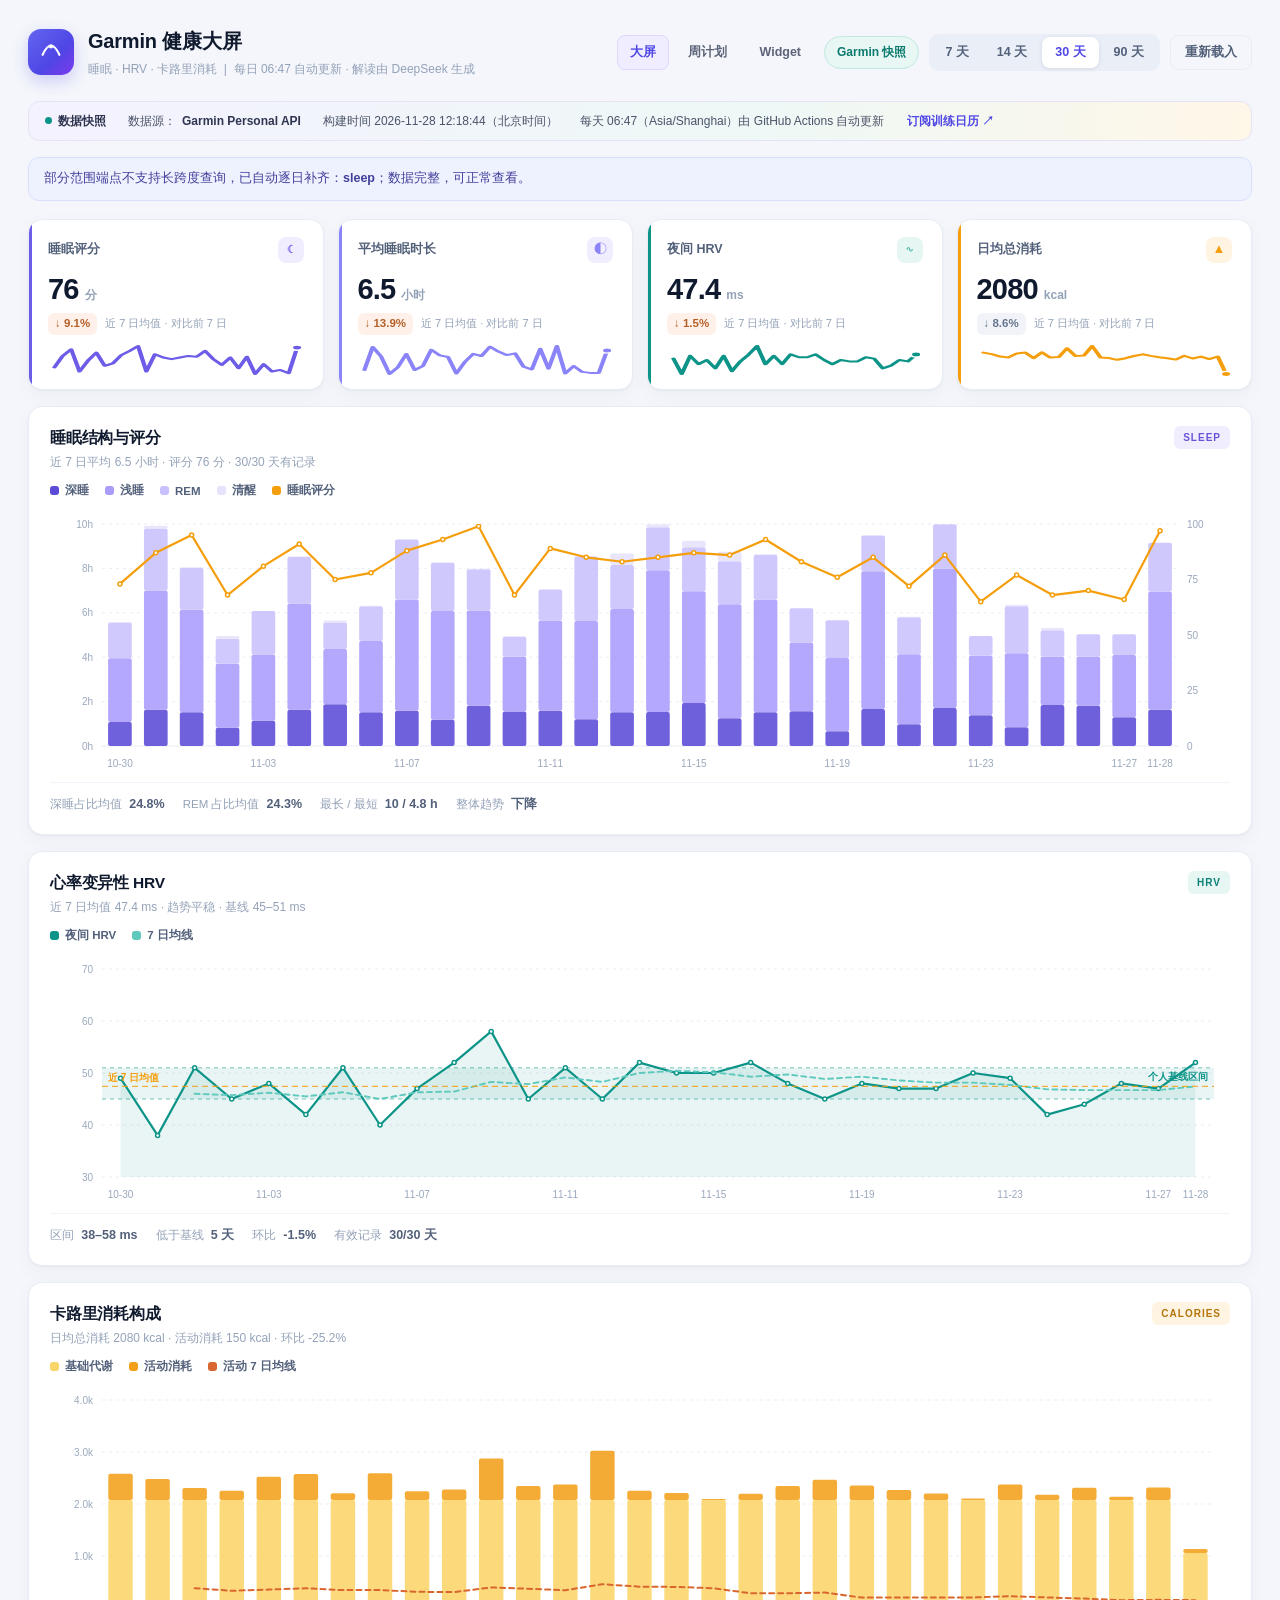
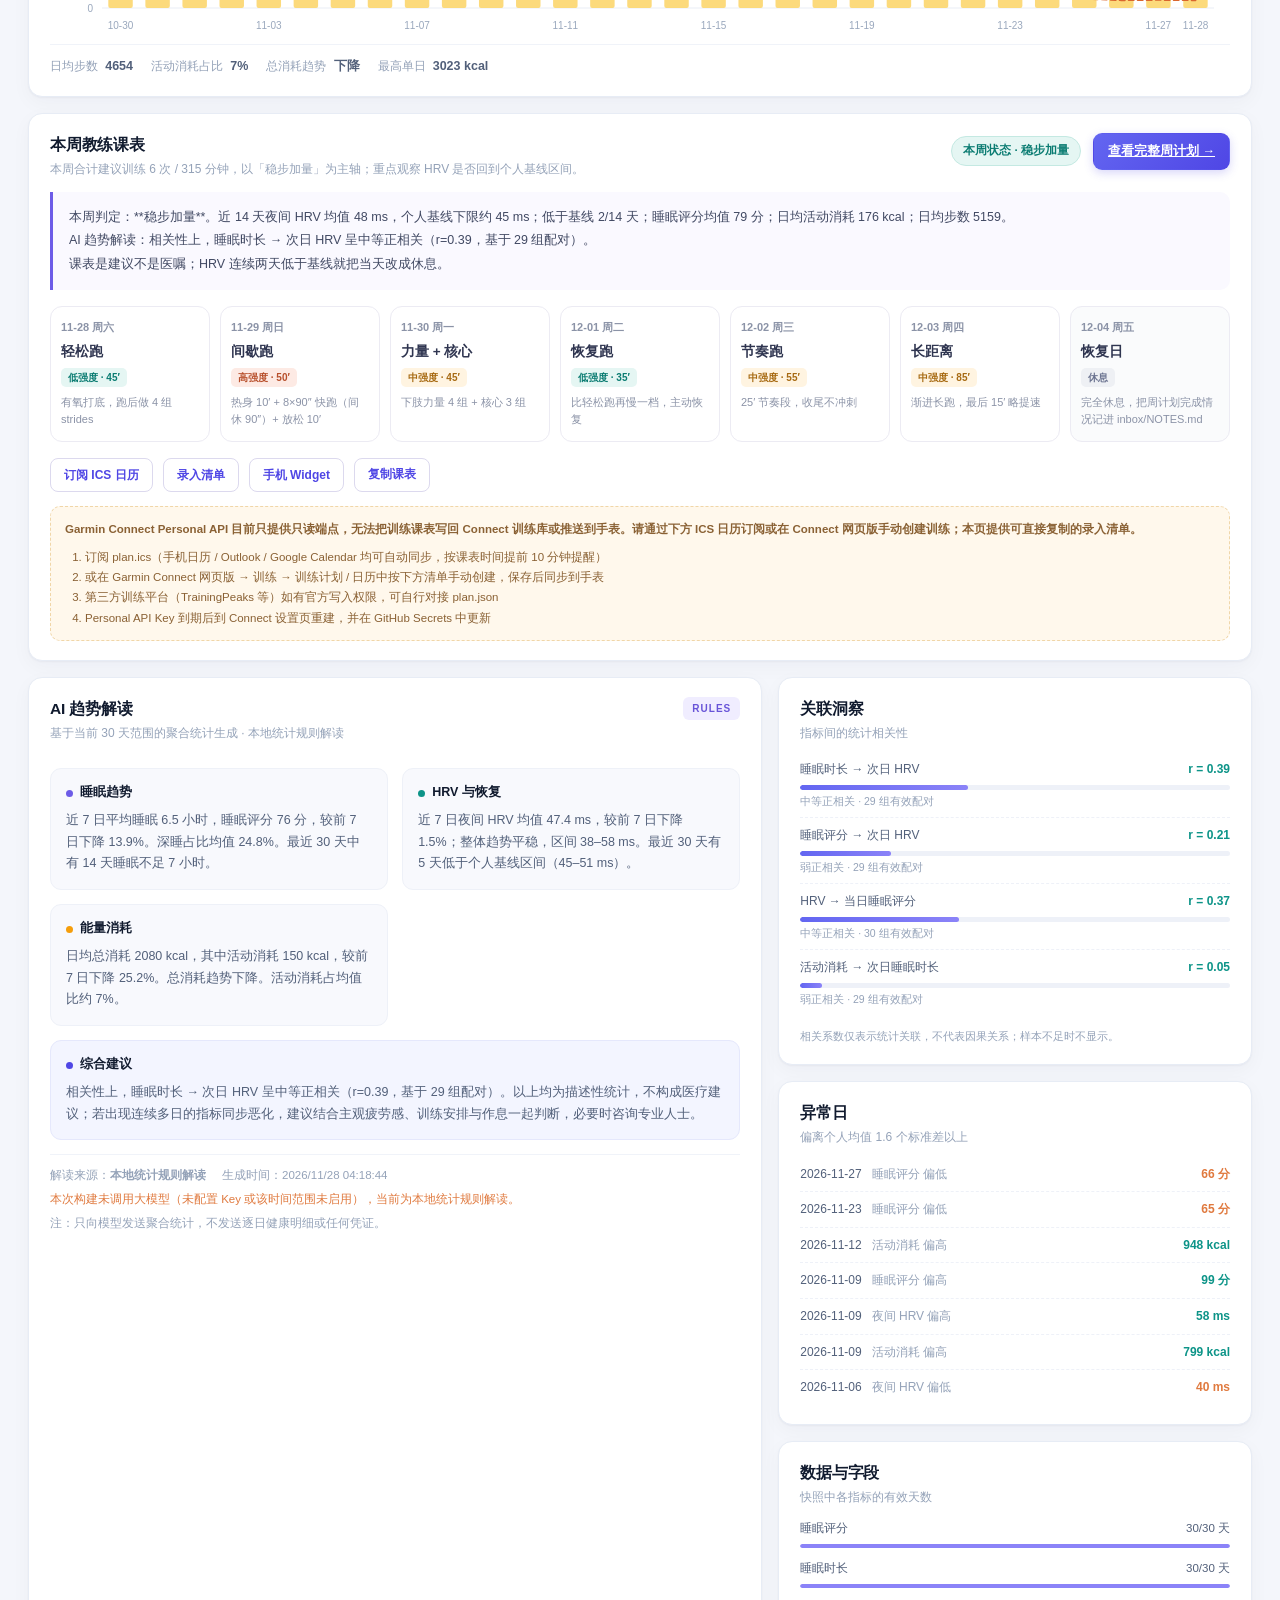
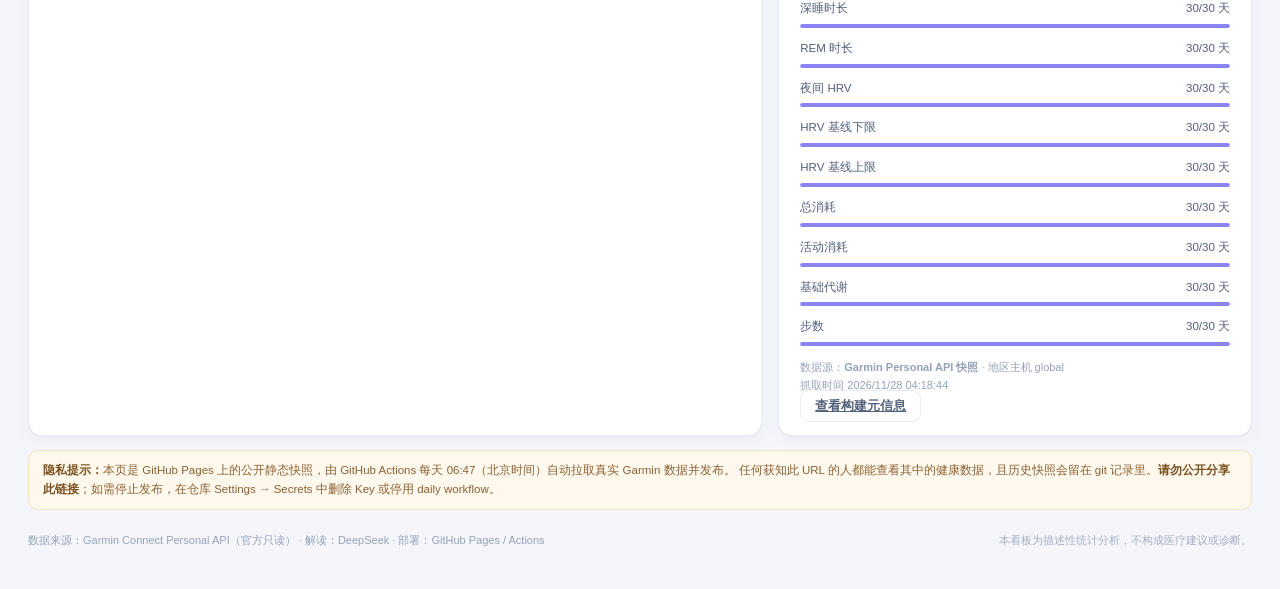
<file: docs/index.html>
<!DOCTYPE html>
<html lang="zh-CN">
<head>
<meta charset="utf-8">
<meta name="viewport" content="width=device-width, initial-scale=1">
<title>Garmin 健康大屏 · 睡眠 / HRV / 卡路里</title>
<meta name="description" content="每天 06:47 自动更新的 Garmin 健康趋势大屏：睡眠、HRV、卡路里消耗、AI 解读与本周训练课表。">
<link rel="icon" href="favicon.ico">
<link rel="stylesheet" href="style.css">
<link rel="stylesheet" href="site.css">
</head>
<body>
<div class="app">

  <header class="topbar">
    <div class="brand">
      <div class="brand-mark" aria-hidden="true">
        <svg viewBox="0 0 40 40" width="28" height="28"><path d="M8 24c4-9 9-13 12-13s8 4 12 13" fill="none" stroke="#fff" stroke-width="3" stroke-linecap="round"/><circle cx="20" cy="12" r="3" fill="#fff"/></svg>
      </div>
      <div class="brand-text">
        <h1>Garmin 健康大屏</h1>
        <p>睡眠 · HRV · 卡路里消耗 &nbsp;|&nbsp; 每日 06:47 自动更新 · 解读由 DeepSeek 生成</p>
      </div>
    </div>
    <div class="top-actions">
      <nav class="site-nav" aria-label="页面导航">
        <a href="index.html" class="active">大屏</a>
        <a href="coach.html">周计划</a>
        <a href="widget.html">Widget</a>
      </nav>
      <span id="source-badge" class="badge badge-loading">加载中…</span>
      <div class="range-tabs" id="range-tabs">
        <button type="button" data-days="7">7 天</button>
        <button type="button" data-days="14">14 天</button>
        <button type="button" data-days="30" class="active">30 天</button>
        <button type="button" data-days="90">90 天</button>
      </div>
      <button type="button" id="btn-refresh" class="btn btn-ghost">重新载入</button>
    </div>
  </header>

  <div class="snapshot-bar" id="snapshot-bar">
    <span class="sb-item"><span class="sb-dot" id="sb-dot"></span><b>数据快照</b></span>
    <span class="sb-item" id="sb-source">读取中…</span>
    <span class="sb-item" id="sb-built">构建时间 —</span>
    <span class="sb-item" id="sb-schedule">每天 06:47（北京时间）自动更新</span>
    <span class="sb-item"><a href="data/plan.ics">订阅训练日历 ↗</a></span>
  </div>

  <div id="notice" class="notice" hidden></div>

  <section class="kpi-grid" id="kpi-grid" aria-label="核心指标"></section>

  <section class="charts">
    <article class="card chart-card">
      <div class="card-head">
        <div><h2>睡眠结构与评分</h2><p class="card-sub" id="sleep-sub">加载中…</p></div>
        <span class="card-tag tag-sleep">SLEEP</span>
      </div>
      <div id="chart-sleep" class="chart"></div>
      <div class="card-foot" id="sleep-foot"></div>
    </article>

    <article class="card chart-card">
      <div class="card-head">
        <div><h2>心率变异性 HRV</h2><p class="card-sub" id="hrv-sub">加载中…</p></div>
        <span class="card-tag tag-hrv">HRV</span>
      </div>
      <div id="chart-hrv" class="chart"></div>
      <div class="card-foot" id="hrv-foot"></div>
    </article>

    <article class="card chart-card">
      <div class="card-head">
        <div><h2>卡路里消耗构成</h2><p class="card-sub" id="cal-sub">加载中…</p></div>
        <span class="card-tag tag-cal">CALORIES</span>
      </div>
      <div id="chart-cal" class="chart"></div>
      <div class="card-foot" id="cal-foot"></div>
    </article>
  </section>

  <section class="card plan-card">
    <div class="card-head">
      <div><h2>本周教练课表</h2><p class="card-sub" id="weekly-goal">按近期负荷与恢复状态自动编排</p></div>
      <div class="plan-head-row">
        <span class="plan-badge" id="plan-status">读取中…</span>
        <a href="coach.html" class="btn btn-primary">查看完整周计划 →</a>
      </div>
    </div>
    <div class="coach-note" id="coach-note">加载中…</div>
    <div class="plan-grid" id="plan-grid"></div>
    <div class="plan-links">
      <a href="data/plan.ics">订阅 ICS 日历</a>
      <a href="data/workout-checklist.md" target="_blank" rel="noopener">录入清单</a>
      <a href="widget.html">手机 Widget</a>
      <button type="button" id="btn-copy-plan">复制课表</button>
    </div>
    <div class="readonly-box" id="readonly-box"></div>
  </section>

  <section class="bottom-grid">
    <article class="card ai-card">
      <div class="card-head">
        <div><h2>AI 趋势解读</h2><p class="card-sub" id="ai-sub">基于当前时间范围的聚合统计生成</p></div>
        <span class="card-tag tag-sleep" id="ai-source-tag">读取中</span>
      </div>
      <div id="ai-highlights" class="highlights"></div>
      <div class="ai-sections" id="ai-sections"></div>
      <div class="ai-foot" id="ai-foot"></div>
    </article>

    <div class="side-col">
      <article class="card">
        <div class="card-head"><div><h2>关联洞察</h2><p class="card-sub">指标间的统计相关性</p></div></div>
        <div id="correlations"></div>
        <p class="fine">相关系数仅表示统计关联，不代表因果关系；样本不足时不显示。</p>
      </article>
      <article class="card">
        <div class="card-head"><div><h2>异常日</h2><p class="card-sub">偏离个人均值 1.6 个标准差以上</p></div></div>
        <div id="anomalies"></div>
      </article>
      <article class="card">
        <div class="card-head"><div><h2>数据与字段</h2><p class="card-sub">快照中各指标的有效天数</p></div></div>
        <div id="coverage"></div>
        <a href="data/meta.json" target="_blank" rel="noopener" class="btn btn-ghost btn-full">查看构建元信息</a>
      </article>
    </div>
  </section>

  <div class="privacy-note">
    <b>隐私提示：</b>本页是 GitHub Pages 上的公开静态快照，由 GitHub Actions 每天 06:47（北京时间）自动拉取真实 Garmin 数据并发布。
    任何获知此 URL 的人都能查看其中的健康数据，且历史快照会留在 git 记录里。<b>请勿公开分享此链接</b>；如需停止发布，在仓库 Settings → Secrets 中删除 Key 或停用 daily workflow。
  </div>

  <footer class="footer">
    <span>数据来源：Garmin Connect Personal API（官方只读） · 解读：DeepSeek · 部署：GitHub Pages / Actions</span>
    <span class="disclaimer">本看板为描述性统计分析，不构成医疗建议或诊断。</span>
  </footer>
</div>

<div id="toast" class="toast" hidden></div>
<script src="charts.js"></script>
<script src="app.js"></script>
</body>
</html>
</file>
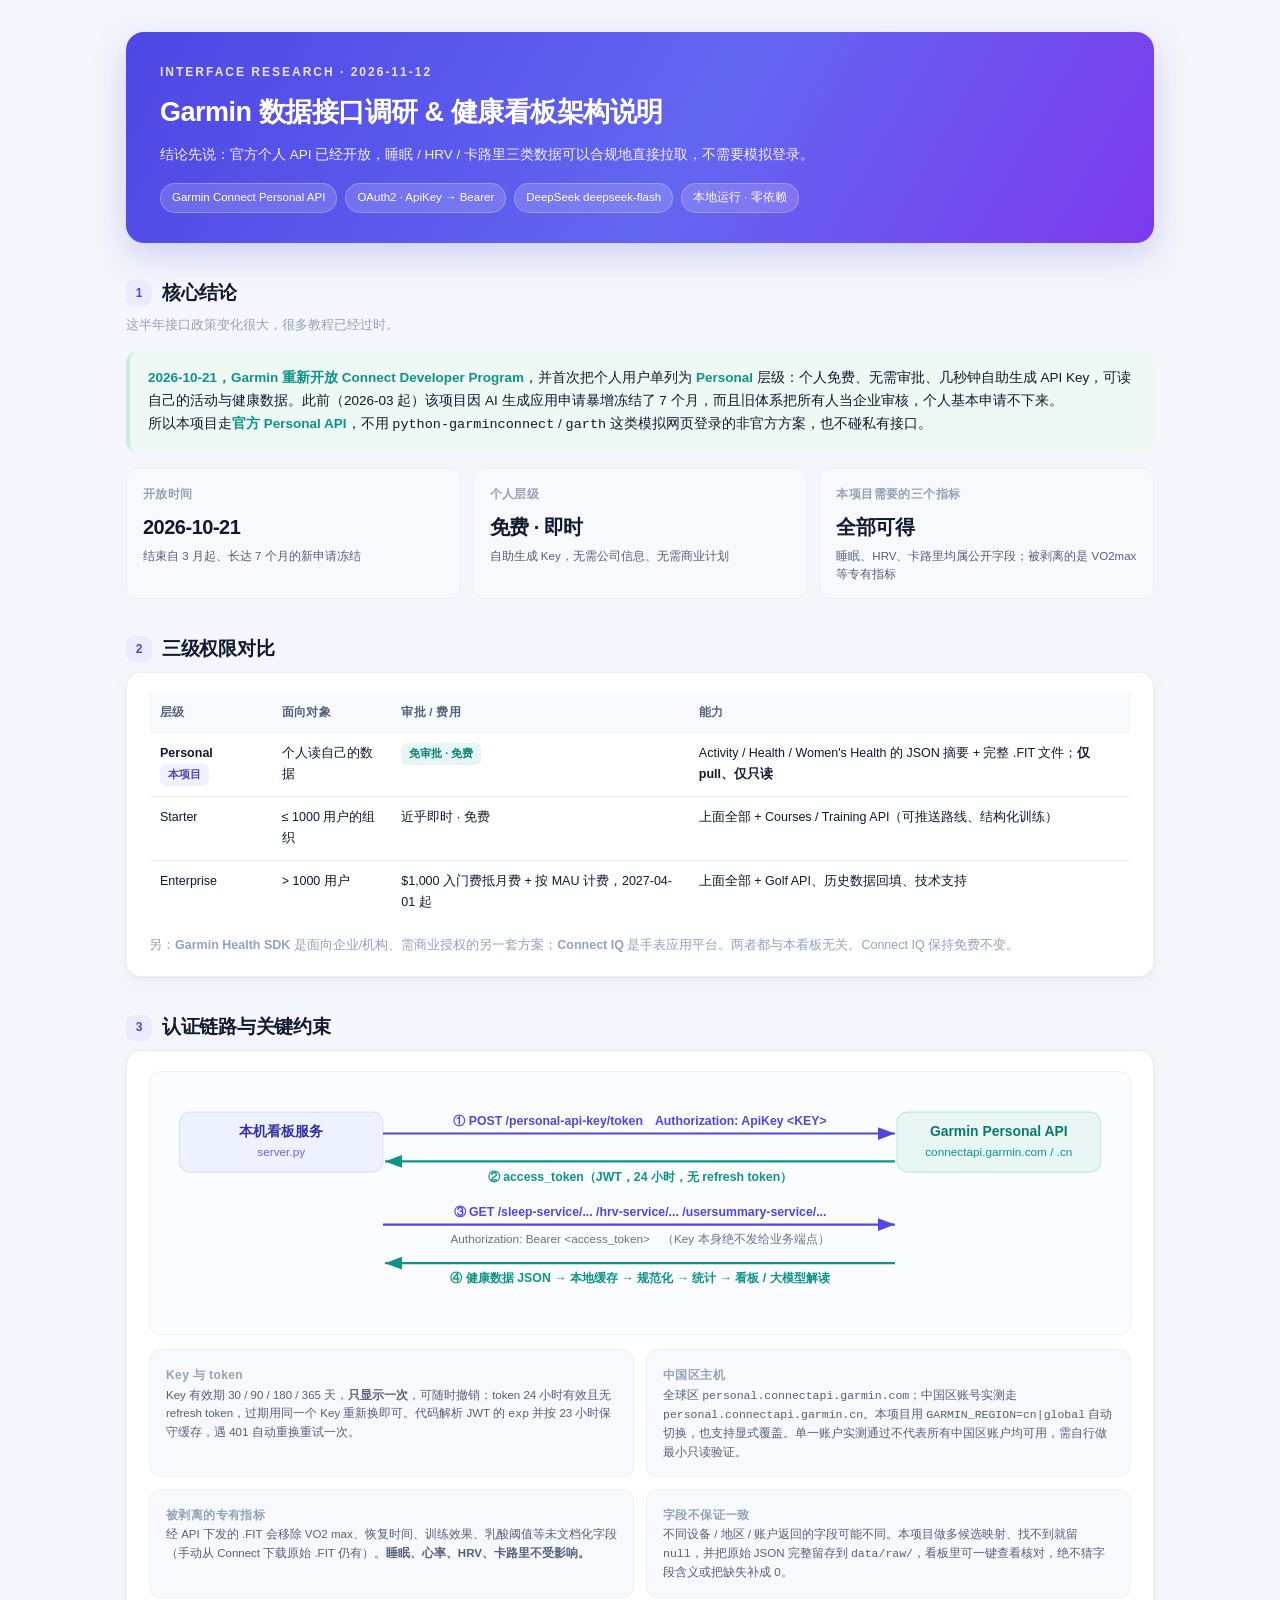
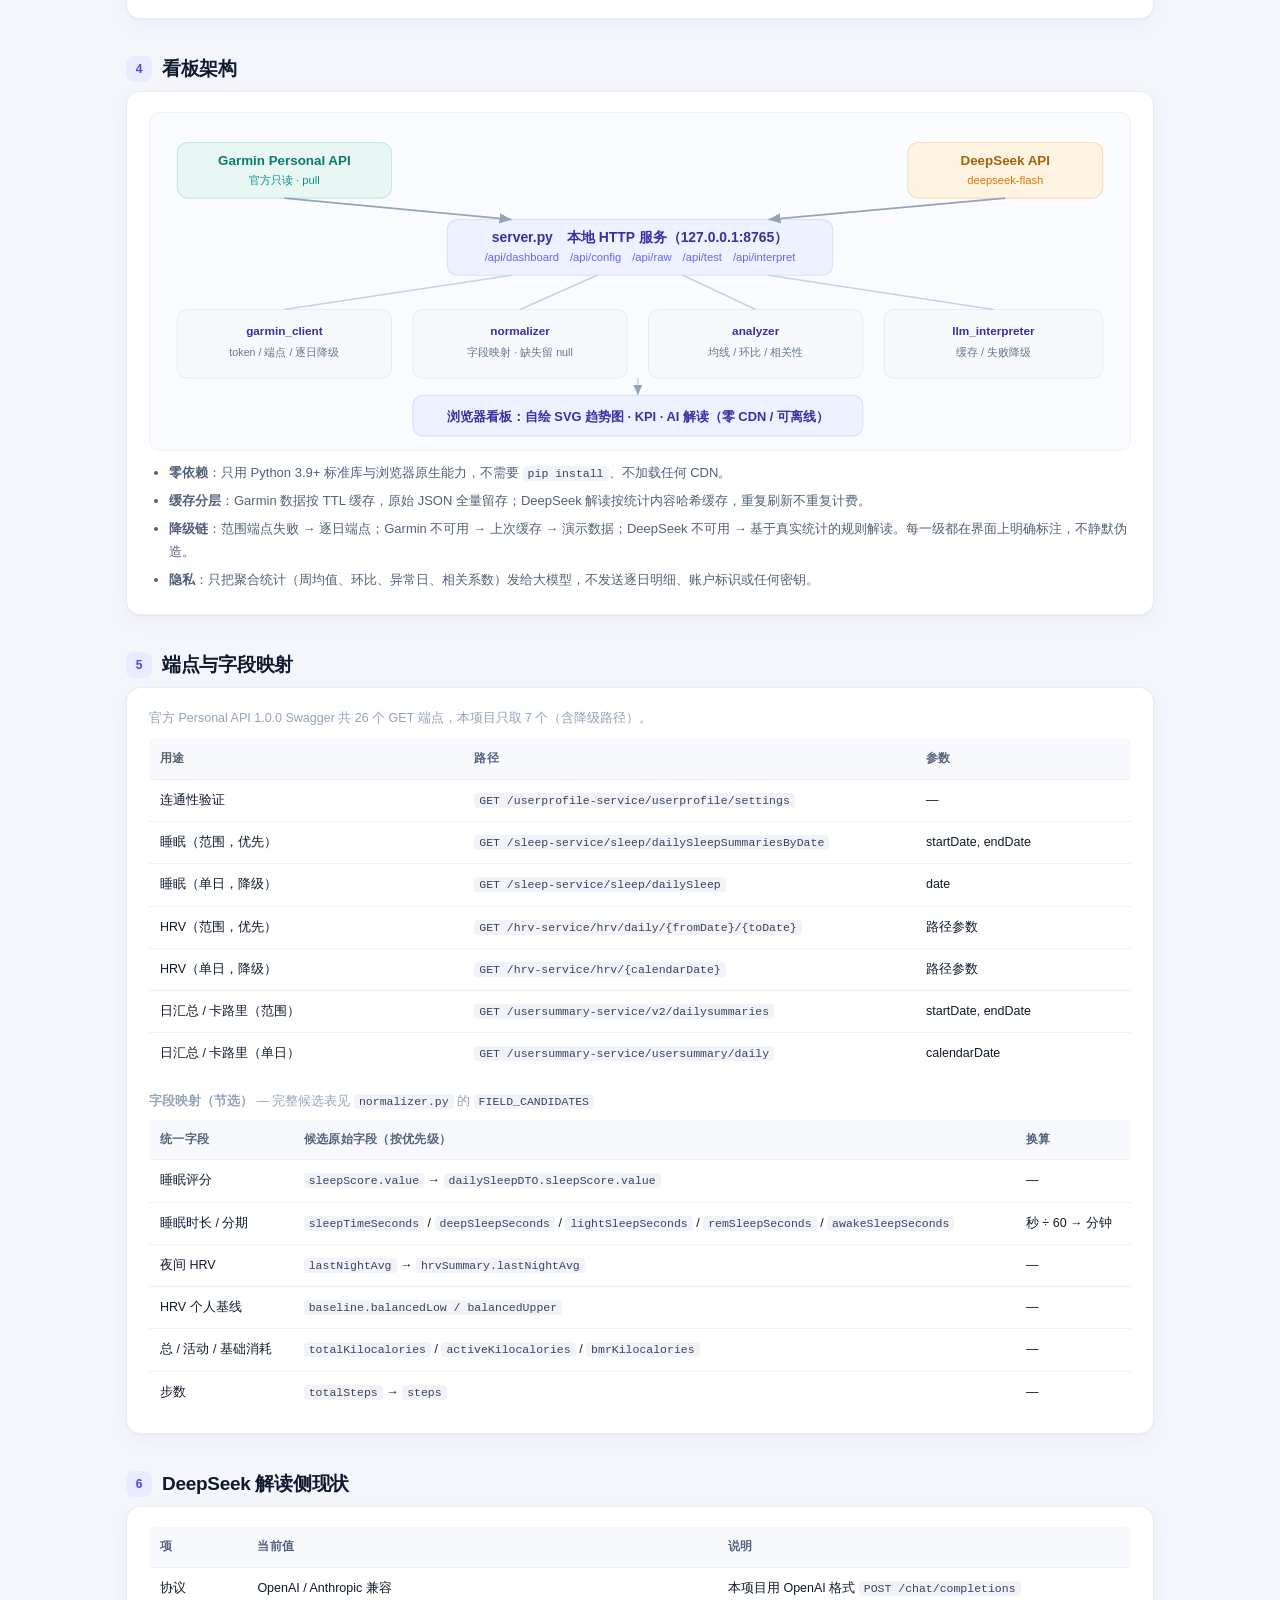
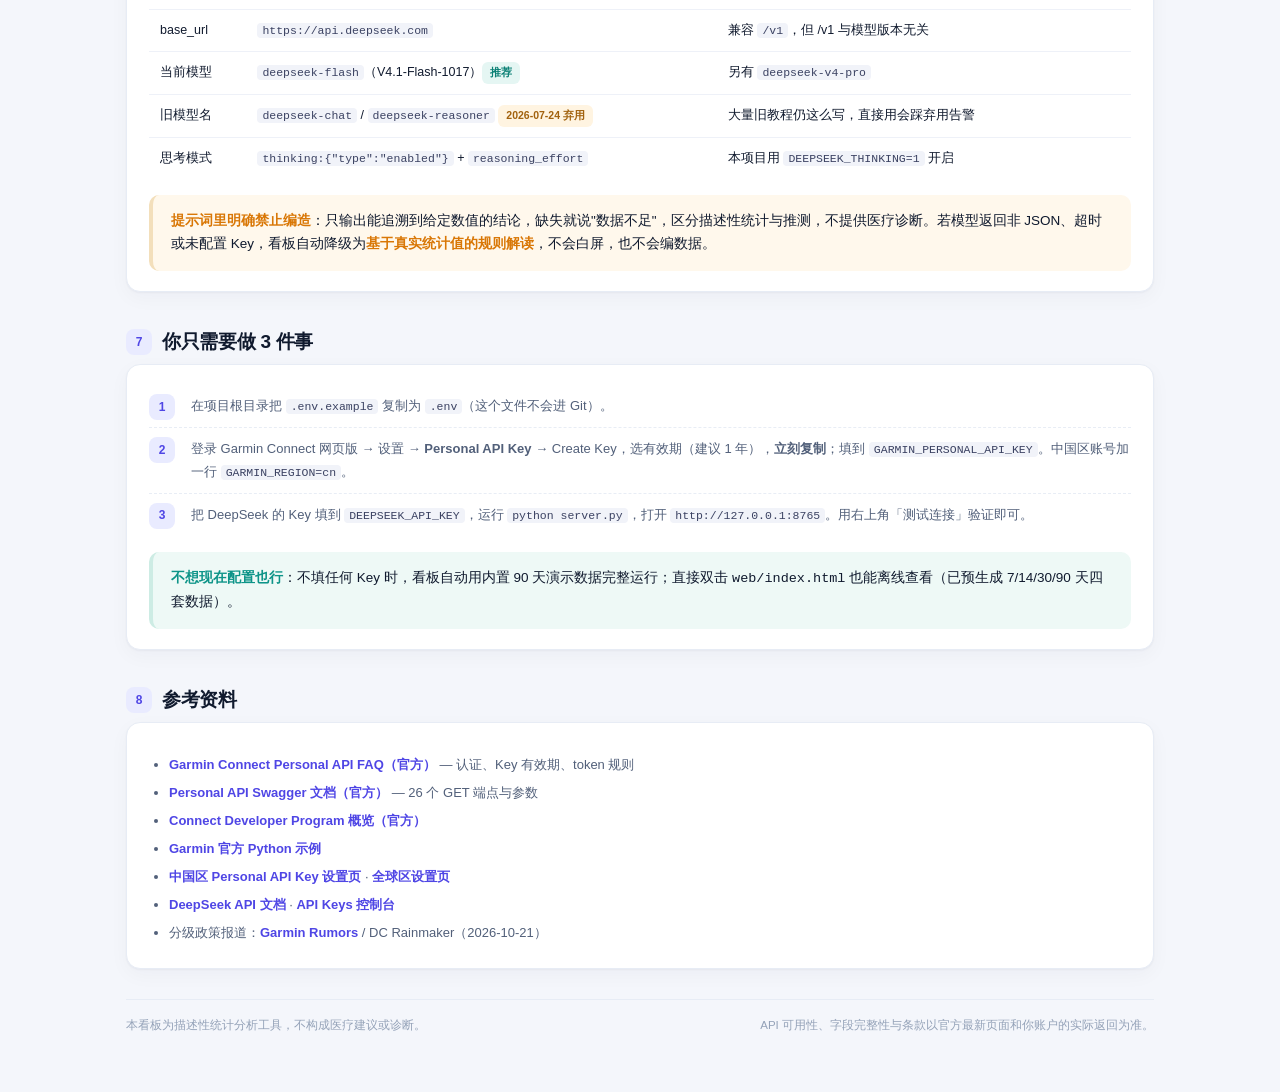
<file: GARMIN_API_RESEARCH.html>
<!DOCTYPE html>
<html lang="zh-CN">
<head>
<meta charset="utf-8">
<meta name="viewport" content="width=device-width, initial-scale=1">
<title>Garmin 数据接口调研与看板架构说明</title>
<style>
  :root{--bg:#f4f6fb;--card:#fff;--bd:#e7ecf5;--tx:#101a2e;--tx2:#52607a;--tx3:#94a2b8;--ac:#4f46e5;--ac2:#7c3aed;--ok:#0d9488;--warn:#d97706}
  *{box-sizing:border-box}
  body{margin:0;background:var(--bg);color:var(--tx);font:14px/1.7 -apple-system,BlinkMacSystemFont,"Segoe UI","PingFang SC","Microsoft YaHei",sans-serif}
  .wrap{max-width:1080px;margin:0 auto;padding:32px 26px 60px}
  .hero{background:linear-gradient(120deg,#4f46e5,#6366f1 55%,#7c3aed);color:#fff;border-radius:18px;padding:30px 34px;box-shadow:0 12px 34px rgba(79,70,229,.22)}
  .hero .kicker{font-size:12px;letter-spacing:2px;opacity:.85;font-weight:700}
  .hero h1{margin:8px 0 8px;font-size:27px;letter-spacing:-.5px}
  .hero p{margin:0;opacity:.92;font-size:13.5px}
  .hero .meta{margin-top:16px;display:flex;flex-wrap:wrap;gap:8px}
  .hero .meta span{background:rgba(255,255,255,.16);border:1px solid rgba(255,255,255,.25);padding:4px 11px;border-radius:999px;font-size:11.5px}
  h2{font-size:19px;margin:34px 0 6px;letter-spacing:-.3px;display:flex;align-items:center;gap:10px}
  h2 .n{width:26px;height:26px;border-radius:8px;background:#e9ebff;color:var(--ac);font-size:12px;display:grid;place-items:center;font-weight:800}
  .lead{color:var(--tx3);font-size:12.5px;margin:0 0 16px}
  .card{background:var(--card);border:1px solid var(--bd);border-radius:14px;padding:20px 22px;box-shadow:0 1px 2px rgba(16,26,46,.04),0 6px 20px rgba(16,26,46,.035);margin-bottom:14px}
  .callout{border-left:4px solid var(--ok);background:#eef9f6;border-color:#cdece4;border-radius:10px;padding:15px 18px;font-size:13.5px;margin-bottom:16px}
  .callout.warn{border-left-color:var(--warn);background:#fff8ec;border-color:#f3dfbb}
  .callout b{color:var(--ok)}
  .callout.warn b{color:var(--warn)}
  .grid3{display:grid;grid-template-columns:repeat(3,1fr);gap:12px}
  .grid2{display:grid;grid-template-columns:repeat(2,1fr);gap:12px}
  .tile{background:#f8f9fd;border:1px solid #eef1f8;border-radius:11px;padding:15px 16px}
  .tile .t{font-size:12px;color:var(--tx3);font-weight:700;letter-spacing:.4px}
  .tile .v{font-size:20px;font-weight:800;margin:5px 0 3px;letter-spacing:-.5px}
  .tile .d{font-size:11.5px;color:var(--tx2);line-height:1.6}
  table{width:100%;border-collapse:collapse;font-size:12.5px}
  th,td{text-align:left;padding:10px 11px;border-bottom:1px solid #eef1f8;vertical-align:top}
  th{background:#f7f9fd;color:var(--tx2);font-size:11.5px;font-weight:700;letter-spacing:.3px}
  tr:last-child td{border-bottom:0}
  td code,li code,p code{background:#f1f3f9;padding:1px 5px;border-radius:4px;font:11.5px ui-monospace,Consolas,monospace;color:#3b4262}
  .tag{display:inline-block;font-size:10.5px;font-weight:700;padding:2px 8px;border-radius:6px;white-space:nowrap}
  .t-ok{background:#e5f6f3;color:#0b8075}.t-free{background:#eef1ff;color:#4a44b5}.t-warn{background:#fff4e1;color:#a2620e}.t-gray{background:#f1f3f9;color:#64748b}
  ul{margin:8px 0 0;padding-left:20px;color:var(--tx2);font-size:13px}
  li{padding:3px 0}
  a{color:var(--ac);text-decoration:none;font-weight:600}
  a:hover{text-decoration:underline}
  .svgbox{background:#fbfcff;border:1px solid #eef1f8;border-radius:11px;padding:8px;overflow:auto}
  svg{display:block;width:100%;height:auto}
  .steps{counter-reset:s;list-style:none;padding:0;margin:0}
  .steps li{counter-increment:s;position:relative;padding:10px 0 10px 42px;border-bottom:1px dashed #e8edf5;font-size:13px;color:var(--tx2)}
  .steps li:last-child{border:0}
  .steps li::before{content:counter(s);position:absolute;left:0;top:9px;width:26px;height:26px;border-radius:8px;background:#e9ebff;color:var(--ac);font-weight:800;font-size:12px;display:grid;place-items:center}
  .foot{margin-top:30px;font-size:11.5px;color:var(--tx3);border-top:1px solid var(--bd);padding-top:16px;display:flex;justify-content:space-between;flex-wrap:wrap;gap:8px}
  @media(max-width:760px){.grid3,.grid2{grid-template-columns:1fr}.wrap{padding:20px 14px 40px}.hero{padding:22px}}
</style>
</head>
<body>
<div class="wrap">

  <div class="hero">
    <div class="kicker">INTERFACE RESEARCH · 2026-11-12</div>
    <h1>Garmin 数据接口调研 &amp; 健康看板架构说明</h1>
    <p>结论先说：官方个人 API 已经开放，睡眠 / HRV / 卡路里三类数据可以合规地直接拉取，不需要模拟登录。</p>
    <div class="meta">
      <span>Garmin Connect Personal API</span><span>OAuth2 · ApiKey → Bearer</span>
      <span>DeepSeek deepseek-flash</span><span>本地运行 · 零依赖</span>
    </div>
  </div>

  <h2><span class="n">1</span>核心结论</h2>
  <p class="lead">这半年接口政策变化很大，很多教程已经过时。</p>
  <div class="callout">
    <b>2026-10-21，Garmin 重新开放 Connect Developer Program</b>，并首次把个人用户单列为 <b>Personal</b> 层级：个人免费、无需审批、几秒钟自助生成 API Key，可读自己的活动与健康数据。此前（2026-03 起）该项目因 AI 生成应用申请暴增冻结了 7 个月，而且旧体系把所有人当企业审核，个人基本申请不下来。
    <br>所以本项目走<b>官方 Personal API</b>，不用 <code>python-garminconnect</code> / <code>garth</code> 这类模拟网页登录的非官方方案，也不碰私有接口。
  </div>
  <div class="grid3">
    <div class="tile"><div class="t">开放时间</div><div class="v">2026-10-21</div><div class="d">结束自 3 月起、长达 7 个月的新申请冻结</div></div>
    <div class="tile"><div class="t">个人层级</div><div class="v">免费 · 即时</div><div class="d">自助生成 Key，无需公司信息、无需商业计划</div></div>
    <div class="tile"><div class="t">本项目需要的三个指标</div><div class="v">全部可得</div><div class="d">睡眠、HRV、卡路里均属公开字段；被剥离的是 VO2max 等专有指标</div></div>
  </div>

  <h2><span class="n">2</span>三级权限对比</h2>
  <div class="card">
    <table>
      <thead><tr><th>层级</th><th>面向对象</th><th>审批 / 费用</th><th>能力</th></tr></thead>
      <tbody>
        <tr><td><b>Personal</b> <span class="tag t-free">本项目</span></td><td>个人读自己的数据</td><td><span class="tag t-ok">免审批 · 免费</span></td><td>Activity / Health / Women's Health 的 JSON 摘要 + 完整 .FIT 文件；<b>仅 pull、仅只读</b></td></tr>
        <tr><td>Starter</td><td>≤ 1000 用户的组织</td><td>近乎即时 · 免费</td><td>上面全部 + Courses / Training API（可推送路线、结构化训练）</td></tr>
        <tr><td>Enterprise</td><td>&gt; 1000 用户</td><td>$1,000 入门费抵月费 + 按 MAU 计费，2027-04-01 起</td><td>上面全部 + Golf API、历史数据回填、技术支持</td></tr>
      </tbody>
    </table>
    <p class="lead" style="margin:12px 0 0">另：<b>Garmin Health SDK</b> 是面向企业/机构、需商业授权的另一套方案；<b>Connect IQ</b> 是手表应用平台。两者都与本看板无关。Connect IQ 保持免费不变。</p>
  </div>

  <h2><span class="n">3</span>认证链路与关键约束</h2>
  <div class="card">
    <div class="svgbox">
      <svg viewBox="0 0 900 230" xmlns="http://www.w3.org/2000/svg" font-family="-apple-system,Segoe UI,Microsoft YaHei,sans-serif">
        <rect x="20" y="30" width="190" height="56" rx="10" fill="#eef1ff" stroke="#d9dffb"/>
        <text x="115" y="52" text-anchor="middle" font-size="13" font-weight="700" fill="#3730a3">本机看板服务</text>
        <text x="115" y="71" text-anchor="middle" font-size="11" fill="#6366f1">server.py</text>
        <rect x="690" y="30" width="190" height="56" rx="10" fill="#e9f7f4" stroke="#bfe9df"/>
        <text x="785" y="52" text-anchor="middle" font-size="13" font-weight="700" fill="#0b7a6e">Garmin Personal API</text>
        <text x="785" y="71" text-anchor="middle" font-size="11" fill="#0d9488">connectapi.garmin.com / .cn</text>

        <line x1="210" y1="50" x2="688" y2="50" stroke="#4f46e5" stroke-width="2" marker-end="url(#ar)"/>
        <text x="450" y="42" text-anchor="middle" font-size="11.5" fill="#4f46e5" font-weight="700">① POST /personal-api-key/token　Authorization: ApiKey &lt;KEY&gt;</text>
        <line x1="688" y1="76" x2="212" y2="76" stroke="#0d9488" stroke-width="2" marker-end="url(#ar2)"/>
        <text x="450" y="94" text-anchor="middle" font-size="11.5" fill="#0d9488" font-weight="700">② access_token（JWT，24 小时，无 refresh token）</text>

        <line x1="210" y1="135" x2="688" y2="135" stroke="#4f46e5" stroke-width="2" marker-end="url(#ar)"/>
        <text x="450" y="127" text-anchor="middle" font-size="11.5" fill="#4f46e5" font-weight="700">③ GET /sleep-service/... /hrv-service/... /usersummary-service/...</text>
        <text x="450" y="152" text-anchor="middle" font-size="11" fill="#64748b">Authorization: Bearer &lt;access_token&gt;　（Key 本身绝不发给业务端点）</text>
        <line x1="688" y1="171" x2="212" y2="171" stroke="#0d9488" stroke-width="2" marker-end="url(#ar2)"/>
        <text x="450" y="189" text-anchor="middle" font-size="11.5" fill="#0d9488" font-weight="700">④ 健康数据 JSON → 本地缓存 → 规范化 → 统计 → 看板 / 大模型解读</text>
        <defs>
          <marker id="ar" markerWidth="9" markerHeight="9" refX="8" refY="3" orient="auto"><path d="M0,0 L0,6 L8,3 z" fill="#4f46e5"/></marker>
          <marker id="ar2" markerWidth="9" markerHeight="9" refX="8" refY="3" orient="auto"><path d="M0,0 L0,6 L8,3 z" fill="#0d9488"/></marker>
        </defs>
      </svg>
    </div>
    <div class="grid2" style="margin-top:14px">
      <div class="tile"><div class="t">Key 与 token</div><div class="d">Key 有效期 30 / 90 / 180 / 365 天，<b>只显示一次</b>，可随时撤销；token 24 小时有效且无 refresh token，过期用同一个 Key 重新换即可。代码解析 JWT 的 <code>exp</code> 并按 23 小时保守缓存，遇 401 自动重换重试一次。</div></div>
      <div class="tile"><div class="t">中国区主机</div><div class="d">全球区 <code>personal.connectapi.garmin.com</code>；中国区账号实测走 <code>personal.connectapi.garmin.cn</code>。本项目用 <code>GARMIN_REGION=cn|global</code> 自动切换，也支持显式覆盖。单一账户实测通过不代表所有中国区账户均可用，需自行做最小只读验证。</div></div>
      <div class="tile"><div class="t">被剥离的专有指标</div><div class="d">经 API 下发的 .FIT 会移除 VO2 max、恢复时间、训练效果、乳酸阈值等未文档化字段（手动从 Connect 下载原始 .FIT 仍有）。<b>睡眠、心率、HRV、卡路里不受影响。</b></div></div>
      <div class="tile"><div class="t">字段不保证一致</div><div class="d">不同设备 / 地区 / 账户返回的字段可能不同。本项目做多候选映射、找不到就留 <code>null</code>，并把原始 JSON 完整留存到 <code>data/raw/</code>，看板里可一键查看核对，绝不猜字段含义或把缺失补成 0。</div></div>
    </div>
  </div>

  <h2><span class="n">4</span>看板架构</h2>
  <div class="card">
    <div class="svgbox">
      <svg viewBox="0 0 900 300" xmlns="http://www.w3.org/2000/svg" font-family="-apple-system,Segoe UI,Microsoft YaHei,sans-serif">
        <rect x="18" y="20" width="200" height="52" rx="10" fill="#e9f7f4" stroke="#bfe9df"/>
        <text x="118" y="41" text-anchor="middle" font-size="12.5" font-weight="700" fill="#0b7a6e">Garmin Personal API</text>
        <text x="118" y="59" text-anchor="middle" font-size="10.5" fill="#0d9488">官方只读 · pull</text>
        <rect x="700" y="20" width="182" height="52" rx="10" fill="#fff4e1" stroke="#f3dfbb"/>
        <text x="791" y="41" text-anchor="middle" font-size="12.5" font-weight="700" fill="#a2620e">DeepSeek API</text>
        <text x="791" y="59" text-anchor="middle" font-size="10.5" fill="#d97706">deepseek-flash</text>

        <rect x="270" y="92" width="360" height="52" rx="10" fill="#eef1ff" stroke="#d9dffb"/>
        <text x="450" y="113" text-anchor="middle" font-size="13" font-weight="700" fill="#3730a3">server.py　本地 HTTP 服务（127.0.0.1:8765）</text>
        <text x="450" y="131" text-anchor="middle" font-size="10.5" fill="#6366f1">/api/dashboard　/api/config　/api/raw　/api/test　/api/interpret</text>

        <line x1="118" y1="72" x2="330" y2="92" stroke="#94a3b8" stroke-width="1.6" marker-end="url(#g)"/>
        <line x1="791" y1="72" x2="570" y2="92" stroke="#94a3b8" stroke-width="1.6" marker-end="url(#g)"/>

        <g font-size="11" font-weight="700" text-anchor="middle">
          <rect x="18" y="176" width="200" height="64" rx="9" fill="#f8f9fd" stroke="#e7ecf5"/><text x="118" y="200" fill="#3730a3">garmin_client</text><text x="118" y="219" font-size="10" font-weight="400" fill="#64748b">token / 端点 / 逐日降级</text>
          <rect x="238" y="176" width="200" height="64" rx="9" fill="#f8f9fd" stroke="#e7ecf5"/><text x="338" y="200" fill="#3730a3">normalizer</text><text x="338" y="219" font-size="10" font-weight="400" fill="#64748b">字段映射 · 缺失留 null</text>
          <rect x="458" y="176" width="200" height="64" rx="9" fill="#f8f9fd" stroke="#e7ecf5"/><text x="558" y="200" fill="#3730a3">analyzer</text><text x="558" y="219" font-size="10" font-weight="400" fill="#64748b">均线 / 环比 / 相关性</text>
          <rect x="678" y="176" width="204" height="64" rx="9" fill="#f8f9fd" stroke="#e7ecf5"/><text x="780" y="200" fill="#3730a3">llm_interpreter</text><text x="780" y="219" font-size="10" font-weight="400" fill="#64748b">缓存 / 失败降级</text>
        </g>
        <line x1="330" y1="144" x2="118" y2="176" stroke="#c7d0e4" stroke-width="1.4"/>
        <line x1="410" y1="144" x2="338" y2="176" stroke="#c7d0e4" stroke-width="1.4"/>
        <line x1="490" y1="144" x2="558" y2="176" stroke="#c7d0e4" stroke-width="1.4"/>
        <line x1="570" y1="144" x2="780" y2="176" stroke="#c7d0e4" stroke-width="1.4"/>

        <rect x="238" y="256" width="420" height="38" rx="9" fill="#eef1ff" stroke="#d9dffb"/>
        <text x="448" y="280" text-anchor="middle" font-size="12" font-weight="700" fill="#3730a3">浏览器看板：自绘 SVG 趋势图 · KPI · AI 解读（零 CDN / 可离线）</text>
        <line x1="448" y1="240" x2="448" y2="256" stroke="#c7d0e4" stroke-width="1.4" marker-end="url(#g)"/>
        <defs><marker id="g" markerWidth="8" markerHeight="8" refX="7" refY="3" orient="auto"><path d="M0,0 L0,6 L7,3 z" fill="#94a3b8"/></marker></defs>
      </svg>
    </div>
    <ul>
      <li><b>零依赖</b>：只用 Python 3.9+ 标准库与浏览器原生能力，不需要 <code>pip install</code>、不加载任何 CDN。</li>
      <li><b>缓存分层</b>：Garmin 数据按 TTL 缓存，原始 JSON 全量留存；DeepSeek 解读按统计内容哈希缓存，重复刷新不重复计费。</li>
      <li><b>降级链</b>：范围端点失败 → 逐日端点；Garmin 不可用 → 上次缓存 → 演示数据；DeepSeek 不可用 → 基于真实统计的规则解读。每一级都在界面上明确标注，不静默伪造。</li>
      <li><b>隐私</b>：只把聚合统计（周均值、环比、异常日、相关系数）发给大模型，不发送逐日明细、账户标识或任何密钥。</li>
    </ul>
  </div>

  <h2><span class="n">5</span>端点与字段映射</h2>
  <div class="card">
    <p class="lead" style="margin:0 0 10px">官方 Personal API 1.0.0 Swagger 共 26 个 GET 端点，本项目只取 7 个（含降级路径）。</p>
    <table>
      <thead><tr><th style="width:32%">用途</th><th>路径</th><th style="width:22%">参数</th></tr></thead>
      <tbody>
        <tr><td>连通性验证</td><td><code>GET /userprofile-service/userprofile/settings</code></td><td>—</td></tr>
        <tr><td>睡眠（范围，优先）</td><td><code>GET /sleep-service/sleep/dailySleepSummariesByDate</code></td><td>startDate, endDate</td></tr>
        <tr><td>睡眠（单日，降级）</td><td><code>GET /sleep-service/sleep/dailySleep</code></td><td>date</td></tr>
        <tr><td>HRV（范围，优先）</td><td><code>GET /hrv-service/hrv/daily/{fromDate}/{toDate}</code></td><td>路径参数</td></tr>
        <tr><td>HRV（单日，降级）</td><td><code>GET /hrv-service/hrv/{calendarDate}</code></td><td>路径参数</td></tr>
        <tr><td>日汇总 / 卡路里（范围）</td><td><code>GET /usersummary-service/v2/dailysummaries</code></td><td>startDate, endDate</td></tr>
        <tr><td>日汇总 / 卡路里（单日）</td><td><code>GET /usersummary-service/usersummary/daily</code></td><td>calendarDate</td></tr>
      </tbody>
    </table>
    <p class="lead" style="margin:16px 0 8px"><b>字段映射（节选）</b> — 完整候选表见 <code>normalizer.py</code> 的 <code>FIELD_CANDIDATES</code></p>
    <table>
      <thead><tr><th>统一字段</th><th>候选原始字段（按优先级）</th><th>换算</th></tr></thead>
      <tbody>
        <tr><td>睡眠评分</td><td><code>sleepScore.value</code> → <code>dailySleepDTO.sleepScore.value</code></td><td>—</td></tr>
        <tr><td>睡眠时长 / 分期</td><td><code>sleepTimeSeconds</code> / <code>deepSleepSeconds</code> / <code>lightSleepSeconds</code> / <code>remSleepSeconds</code> / <code>awakeSleepSeconds</code></td><td>秒 ÷ 60 → 分钟</td></tr>
        <tr><td>夜间 HRV</td><td><code>lastNightAvg</code> → <code>hrvSummary.lastNightAvg</code></td><td>—</td></tr>
        <tr><td>HRV 个人基线</td><td><code>baseline.balancedLow / balancedUpper</code></td><td>—</td></tr>
        <tr><td>总 / 活动 / 基础消耗</td><td><code>totalKilocalories</code> / <code>activeKilocalories</code> / <code>bmrKilocalories</code></td><td>—</td></tr>
        <tr><td>步数</td><td><code>totalSteps</code> → <code>steps</code></td><td>—</td></tr>
      </tbody>
    </table>
  </div>

  <h2><span class="n">6</span>DeepSeek 解读侧现状</h2>
  <div class="card">
    <table>
      <thead><tr><th>项</th><th>当前值</th><th>说明</th></tr></thead>
      <tbody>
        <tr><td>协议</td><td>OpenAI / Anthropic 兼容</td><td>本项目用 OpenAI 格式 <code>POST /chat/completions</code></td></tr>
        <tr><td>base_url</td><td><code>https://api.deepseek.com</code></td><td>兼容 <code>/v1</code>，但 /v1 与模型版本无关</td></tr>
        <tr><td>当前模型</td><td><code>deepseek-flash</code>（V4.1-Flash-1017）<span class="tag t-ok">推荐</span></td><td>另有 <code>deepseek-v4-pro</code></td></tr>
        <tr><td>旧模型名</td><td><code>deepseek-chat</code> / <code>deepseek-reasoner</code> <span class="tag t-warn">2026-07-24 弃用</span></td><td>大量旧教程仍这么写，直接用会踩弃用告警</td></tr>
        <tr><td>思考模式</td><td><code>thinking:{"type":"enabled"}</code> + <code>reasoning_effort</code></td><td>本项目用 <code>DEEPSEEK_THINKING=1</code> 开启</td></tr>
      </tbody>
    </table>
    <div class="callout warn" style="margin:16px 0 0">
      <b>提示词里明确禁止编造</b>：只输出能追溯到给定数值的结论，缺失就说"数据不足"，区分描述性统计与推测，不提供医疗诊断。若模型返回非 JSON、超时或未配置 Key，看板自动降级为<b>基于真实统计值的规则解读</b>，不会白屏，也不会编数据。
    </div>
  </div>

  <h2><span class="n">7</span>你只需要做 3 件事</h2>
  <div class="card">
    <ol class="steps">
      <li>在项目根目录把 <code>.env.example</code> 复制为 <code>.env</code>（这个文件不会进 Git）。</li>
      <li>登录 Garmin Connect 网页版 → 设置 → <b>Personal API Key</b> → Create Key，选有效期（建议 1 年），<b>立刻复制</b>；填到 <code>GARMIN_PERSONAL_API_KEY</code>。中国区账号加一行 <code>GARMIN_REGION=cn</code>。</li>
      <li>把 DeepSeek 的 Key 填到 <code>DEEPSEEK_API_KEY</code>，运行 <code>python server.py</code>，打开 <code>http://127.0.0.1:8765</code>。用右上角「测试连接」验证即可。</li>
    </ol>
    <div class="callout" style="margin:16px 0 0">
      <b>不想现在配置也行</b>：不填任何 Key 时，看板自动用内置 90 天演示数据完整运行；直接双击 <code>web/index.html</code> 也能离线查看（已预生成 7/14/30/90 天四套数据）。
    </div>
  </div>

  <h2><span class="n">8</span>参考资料</h2>
  <div class="card">
    <ul>
      <li><a href="https://developer.garmin.com/gc-developer-program/personal/personal-faq" target="_blank" rel="noopener">Garmin Connect Personal API FAQ（官方）</a> — 认证、Key 有效期、token 规则</li>
      <li><a href="https://developer.garmin.com/gc-developer-program/personal/swagger-docs/" target="_blank" rel="noopener">Personal API Swagger 文档（官方）</a> — 26 个 GET 端点与参数</li>
      <li><a href="https://developer.garmin.com/gc-developer-program/overview/" target="_blank" rel="noopener">Connect Developer Program 概览（官方）</a></li>
      <li><a href="https://github.com/garmin/connect-personal-api-python" target="_blank" rel="noopener">Garmin 官方 Python 示例</a></li>
      <li><a href="https://connect.garmin.cn/app/settings/personalApiToken" target="_blank" rel="noopener">中国区 Personal API Key 设置页</a> · <a href="https://connect.garmin.com/app/settings/personalApiToken" target="_blank" rel="noopener">全球区设置页</a></li>
      <li><a href="https://api-docs.deepseek.com/zh-cn" target="_blank" rel="noopener">DeepSeek API 文档</a> · <a href="https://platform.deepseek.com/api_keys" target="_blank" rel="noopener">API Keys 控制台</a></li>
      <li>分级政策报道：<a href="https://garminrumors.com/garmin-connect-developer-program-personal-starter-enterprise/" target="_blank" rel="noopener">Garmin Rumors</a> / DC Rainmaker（2026-10-21）</li>
    </ul>
  </div>

  <div class="foot">
    <span>本看板为描述性统计分析工具，不构成医疗建议或诊断。</span>
    <span>API 可用性、字段完整性与条款以官方最新页面和你账户的实际返回为准。</span>
  </div>
</div>
</body>
</html>
</file>
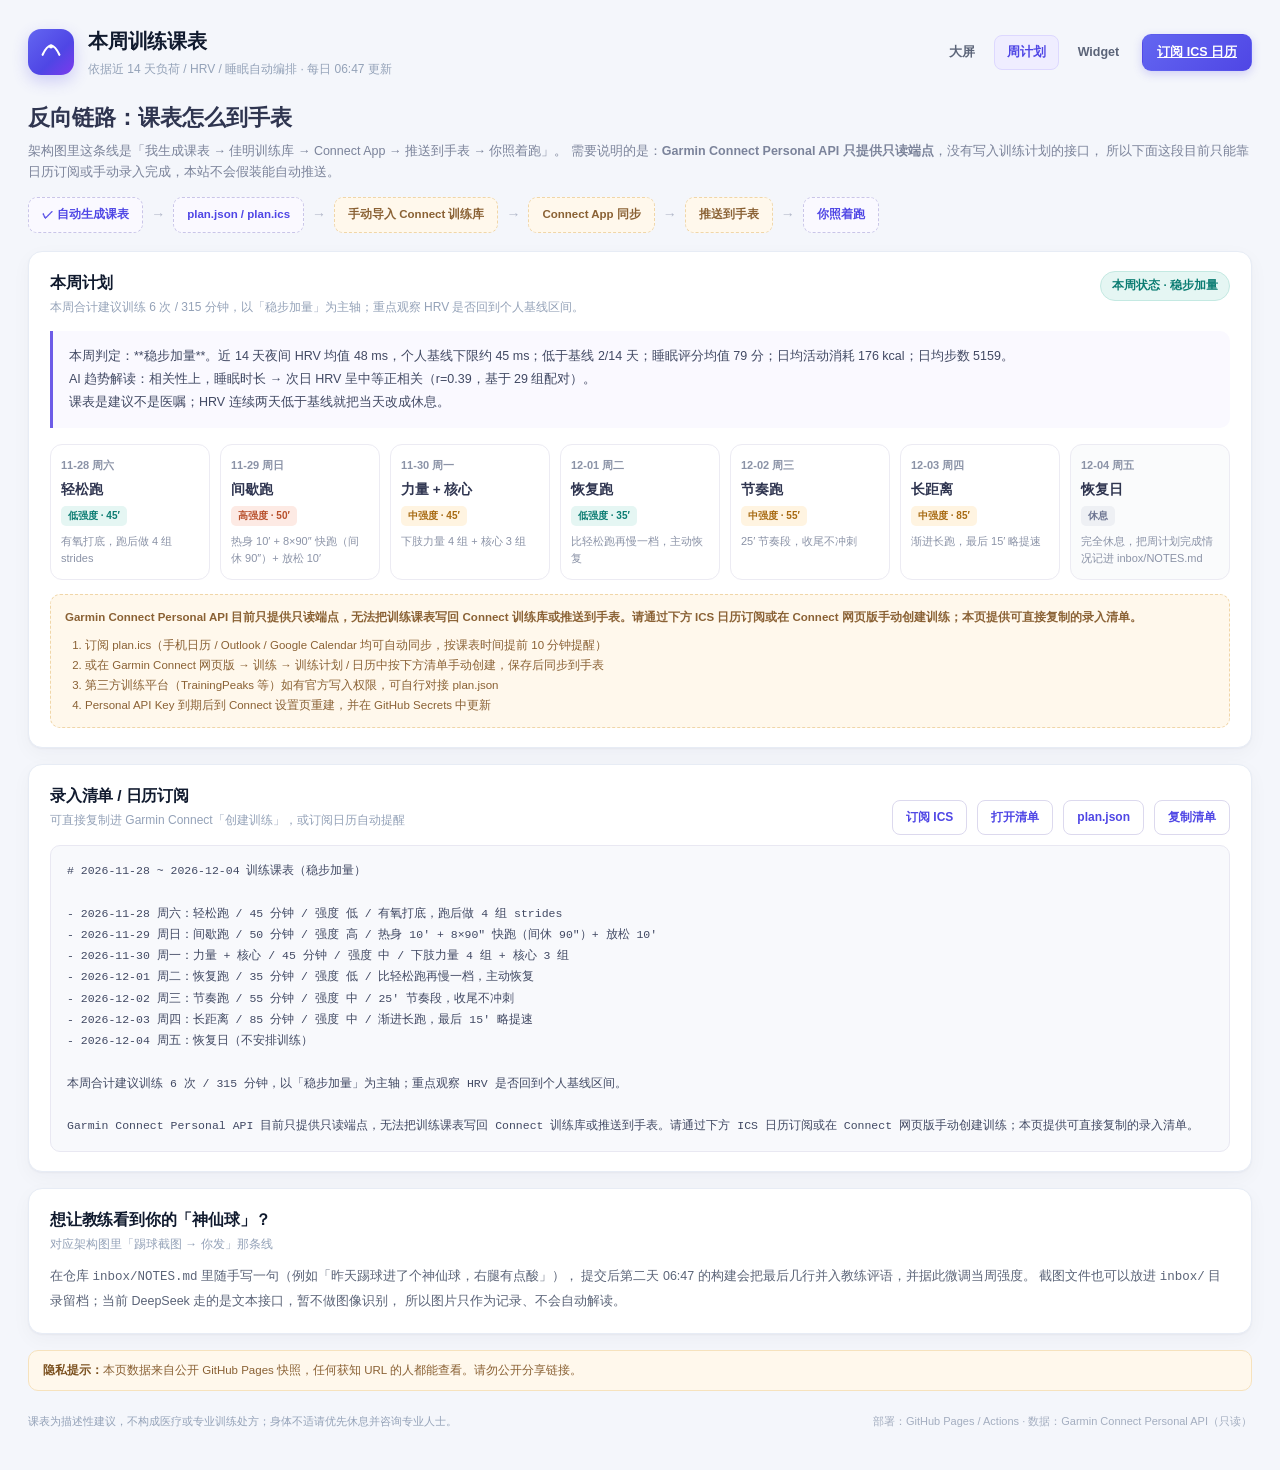
<file: docs/coach.html>
<!DOCTYPE html>
<html lang="zh-CN">
<head>
<meta charset="utf-8">
<meta name="viewport" content="width=device-width, initial-scale=1">
<title>本周训练课表 · Garmin 教练周计划</title>
<link rel="icon" href="favicon.ico">
<link rel="stylesheet" href="style.css">
<link rel="stylesheet" href="site.css">
</head>
<body>
<div class="app">
  <header class="topbar">
    <div class="brand">
      <div class="brand-mark" aria-hidden="true">
        <svg viewBox="0 0 40 40" width="28" height="28"><path d="M8 24c4-9 9-13 12-13s8 4 12 13" fill="none" stroke="#fff" stroke-width="3" stroke-linecap="round"/><circle cx="20" cy="12" r="3" fill="#fff"/></svg>
      </div>
      <div class="brand-text">
        <h1>本周训练课表</h1>
        <p>依据近 14 天负荷 / HRV / 睡眠自动编排 · 每日 06:47 更新</p>
      </div>
    </div>
    <div class="top-actions">
      <nav class="site-nav" aria-label="页面导航">
        <a href="index.html">大屏</a>
        <a href="coach.html" class="active">周计划</a>
        <a href="widget.html">Widget</a>
      </nav>
      <a href="data/plan.ics" class="btn btn-primary">订阅 ICS 日历</a>
    </div>
  </header>

  <div class="page-head">
    <h1>反向链路：课表怎么到手表</h1>
    <p>架构图里这条线是「我生成课表 → 佳明训练库 → Connect App → 推送到手表 → 你照着跑」。
       需要说明的是：<b>Garmin Connect Personal API 只提供只读端点</b>，没有写入训练计划的接口，
       所以下面这段目前只能靠日历订阅或手动录入完成，本站不会假装能自动推送。</p>
    <div class="flow-row">
      <span class="flow-node">✓ 自动生成课表</span><span class="flow-arrow">→</span>
      <span class="flow-node">plan.json / plan.ics</span><span class="flow-arrow">→</span>
      <span class="flow-node muted">手动导入 Connect 训练库</span><span class="flow-arrow">→</span>
      <span class="flow-node muted">Connect App 同步</span><span class="flow-arrow">→</span>
      <span class="flow-node muted">推送到手表</span><span class="flow-arrow">→</span>
      <span class="flow-node">你照着跑</span>
    </div>
  </div>

  <section class="card plan-card">
    <div class="card-head">
      <div><h2>本周计划</h2><p class="card-sub" id="weekly-goal">读取中…</p></div>
      <span class="plan-badge" id="plan-status">读取中…</span>
    </div>
    <div class="coach-note" id="coach-note">读取中…</div>
    <div class="plan-grid" id="plan-grid"></div>
    <div class="readonly-box" id="readonly-box"></div>
  </section>

  <section class="card plan-card">
    <div class="card-head">
      <div><h2>录入清单 / 日历订阅</h2><p class="card-sub">可直接复制进 Garmin Connect「创建训练」，或订阅日历自动提醒</p></div>
      <div class="plan-links">
        <a href="data/plan.ics">订阅 ICS</a>
        <a href="data/workout-checklist.md" target="_blank" rel="noopener">打开清单</a>
        <a href="data/plan.json" target="_blank" rel="noopener">plan.json</a>
        <button type="button" id="btn-copy">复制清单</button>
      </div>
    </div>
    <pre class="checklist" id="checklist">读取中…</pre>
  </section>

  <section class="card plan-card">
    <div class="card-head"><div><h2>想让教练看到你的「神仙球」？</h2><p class="card-sub">对应架构图里「踢球截图 → 你发」那条线</p></div></div>
    <p class="fine" style="font-size:12.5px;line-height:1.9;color:#5b6478">
      在仓库 <code>inbox/NOTES.md</code> 里随手写一句（例如「昨天踢球进了个神仙球，右腿有点酸」），
      提交后第二天 06:47 的构建会把最后几行并入教练评语，并据此微调当周强度。
      截图文件也可以放进 <code>inbox/</code> 目录留档；当前 DeepSeek 走的是文本接口，暂不做图像识别，
      所以图片只作为记录、不会自动解读。
    </p>
  </section>

  <div class="privacy-note">
    <b>隐私提示：</b>本页数据来自公开 GitHub Pages 快照，任何获知 URL 的人都能查看。请勿公开分享链接。
  </div>

  <footer class="footer">
    <span>课表为描述性建议，不构成医疗或专业训练处方；身体不适请优先休息并咨询专业人士。</span>
    <span class="disclaimer">部署：GitHub Pages / Actions · 数据：Garmin Connect Personal API（只读）</span>
  </footer>
</div>
<div id="toast" class="toast" hidden></div>
<script src="coach.js"></script>
</body>
</html>
</file>
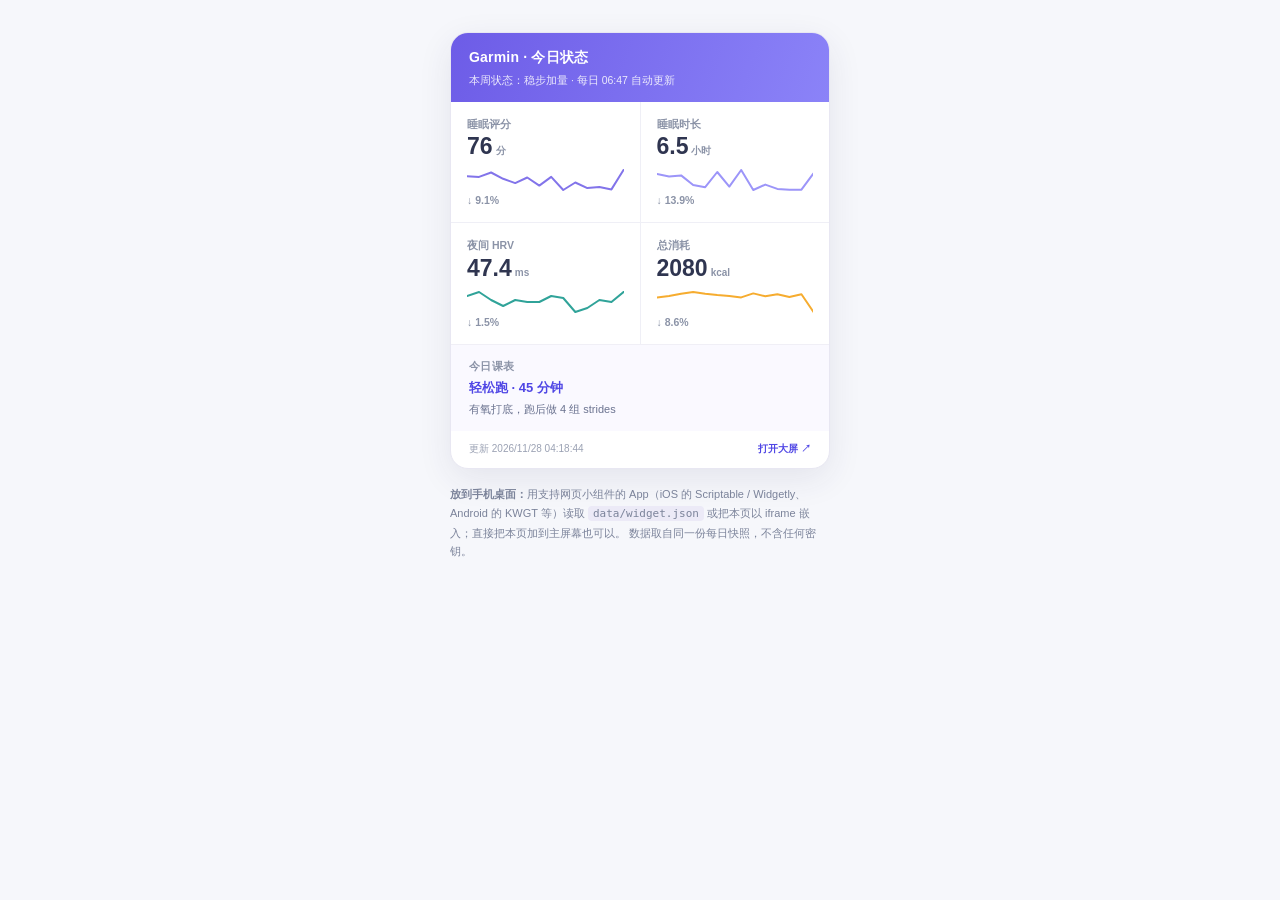
<file: docs/widget.html>
<!DOCTYPE html>
<html lang="zh-CN">
<head>
<meta charset="utf-8">
<meta name="viewport" content="width=device-width, initial-scale=1">
<title>Garmin Widget · 今日状态</title>
<link rel="icon" href="favicon.ico">
<link rel="stylesheet" href="style.css">
<link rel="stylesheet" href="site.css">
</head>
<body class="widget-page">
<div>
  <div class="widget-card">
    <div class="widget-head">
      <h1>Garmin · 今日状态</h1>
      <p id="widget-sub">每日 06:47 自动更新 · 读取中…</p>
    </div>
    <div class="widget-kpis" id="widget-kpis"></div>
    <div class="widget-plan">
      <div class="wp-title">今日课表</div>
      <div class="wp-main" id="widget-plan-main">—</div>
      <div class="wp-detail" id="widget-plan-detail">—</div>
    </div>
    <div class="widget-foot">
      <span id="widget-updated">—</span>
      <a href="index.html">打开大屏 ↗</a>
    </div>
  </div>
  <div class="widget-tips" id="widget-tips">
    <b>放到手机桌面：</b>用支持网页小组件的 App（iOS 的 Scriptable / Widgetly、Android 的 KWGT 等）读取
    <code>data/widget.json</code> 或把本页以 iframe 嵌入；直接把本页加到主屏幕也可以。
    数据取自同一份每日快照，不含任何密钥。
  </div>
</div>
<script src="widget.js"></script>
</body>
</html>
</file>
<file: docs/style.css>
:root {
  --bg: #f4f6fb;
  --surface: #ffffff;
  --border: #e7ecf5;
  --text: #101a2e;
  --text-2: #52607a;
  --text-3: #94a2b8;
  --accent: #4f46e5;
  --sleep: #7c6cf6;
  --sleep-2: #a99cfb;
  --sleep-3: #c9c1fd;
  --sleep-4: #e0dcfd;
  --hrv: #0d9488;
  --hrv-2: #5ec9bd;
  --cal: #f59e0b;
  --cal-2: #fcd56a;
  --good: #0d9488;
  --warn: #e07a3f;
  --shadow: 0 1px 2px rgba(16, 26, 46, .04), 0 6px 20px rgba(16, 26, 46, .035);
}

* { box-sizing: border-box; }
[hidden] { display: none !important; }  /* 覆盖 .modal 等显式 display，避免隐藏层拦截点击 */
html, body { margin: 0; padding: 0; }
body {
  background: var(--bg);
  color: var(--text);
  font-family: -apple-system, BlinkMacSystemFont, "Segoe UI", "PingFang SC", "Microsoft YaHei", "Hiragino Sans GB", sans-serif;
  font-size: 14px;
  line-height: 1.55;
  -webkit-font-smoothing: antialiased;
}
button { font-family: inherit; }

.app { max-width: 1440px; margin: 0 auto; padding: 26px 28px 40px; }

/* ---------- 顶栏 ---------- */
.topbar {
  display: flex; align-items: center; justify-content: space-between;
  gap: 20px; flex-wrap: wrap; margin-bottom: 22px;
}
.brand { display: flex; align-items: center; gap: 14px; }
.brand-mark {
  width: 46px; height: 46px; border-radius: 13px; flex: 0 0 auto;
  background: linear-gradient(135deg, #6366f1, #4f46e5 60%, #7c3aed);
  display: flex; align-items: center; justify-content: center;
  box-shadow: 0 6px 16px rgba(79, 70, 229, .24);
}
.brand-text h1 { font-size: 20px; font-weight: 700; margin: 0 0 3px; letter-spacing: -.2px; }
.brand-text p { margin: 0; font-size: 12px; color: var(--text-3); }
.top-actions { display: flex; align-items: center; gap: 10px; flex-wrap: wrap; }

.badge {
  font-size: 12px; font-weight: 600; padding: 6px 12px; border-radius: 999px;
  border: 1px solid var(--border); white-space: nowrap;
}
.badge-live { background: #e8f7f3; color: #0b7a6e; border-color: #bfe9df; }
.badge-demo { background: #fff5e6; color: #a2620e; border-color: #f6dfb5; }
.badge-offline { background: #f1f3f9; color: #64748b; }
.badge-loading { background: #eef1fa; color: #6366f1; }

.range-tabs {
  display: inline-flex; background: #eaeef7; border-radius: 10px; padding: 3px; gap: 2px;
}
.range-tabs button {
  border: 0; background: transparent; color: var(--text-2); cursor: pointer;
  font-size: 12.5px; font-weight: 600; padding: 7px 13px; border-radius: 8px;
  transition: all .15s ease;
}
.range-tabs button:hover { color: var(--accent); }
.range-tabs button.active { background: #fff; color: var(--accent); box-shadow: 0 1px 4px rgba(16,26,46,.1); }

.btn {
  border: 1px solid var(--border); background: #fff; color: var(--text-2);
  padding: 8px 14px; border-radius: 9px; font-size: 12.5px; font-weight: 600;
  cursor: pointer; transition: all .16s ease; white-space: nowrap;
}
.btn:hover { border-color: #c9d2e8; color: var(--accent); transform: translateY(-1px); }
.btn:active { transform: none; }
.btn:disabled { opacity: .55; cursor: not-allowed; transform: none; }
.btn-ghost { background: transparent; }
.btn-primary {
  background: linear-gradient(135deg, #6366f1, #4f46e5); color: #fff; border-color: transparent;
  box-shadow: 0 3px 10px rgba(79,70,229,.22);
}
.btn-primary:hover { color: #fff; border-color: transparent; }
.btn-full { width: 100%; margin-top: 12px; }

/* ---------- 提示条 ---------- */
.notice {
  background: #fff8ec; border: 1px solid #f3dfbb; color: #8a5a12;
  border-radius: 11px; padding: 11px 15px; font-size: 12.5px; margin-bottom: 18px;
}
.notice.info { background: #eef2ff; border-color: #d9dffb; color: #43409a; }
.notice.error { background: #fff1f0; border-color: #f6cfcb; color: #a13c34; }
.notice b { font-weight: 700; }

/* ---------- KPI ---------- */
.kpi-grid {
  display: grid; grid-template-columns: repeat(4, minmax(0, 1fr));
  gap: 14px; margin-bottom: 16px;
}
.kpi-card {
  background: var(--surface); border: 1px solid var(--border); border-radius: 14px;
  padding: 17px 19px 12px; box-shadow: var(--shadow); position: relative; overflow: hidden;
}
.kpi-card::before {
  content: ""; position: absolute; inset: 0 auto 0 0; width: 3px; background: var(--kpi-color, var(--accent));
}
.kpi-head { display: flex; align-items: center; justify-content: space-between; }
.kpi-label { font-size: 12.5px; color: var(--text-2); font-weight: 600; }
.kpi-icon {
  width: 26px; height: 26px; border-radius: 8px; display: grid; place-items: center;
  background: var(--kpi-soft, #eef1ff); color: var(--kpi-color, var(--accent)); font-size: 13px;
}
.kpi-main { display: flex; align-items: baseline; gap: 6px; margin-top: 10px; }
.kpi-value { font-size: 29px; font-weight: 700; letter-spacing: -.8px; line-height: 1.15; }
.kpi-unit { font-size: 12px; color: var(--text-3); font-weight: 600; }
.kpi-meta { display: flex; align-items: center; gap: 8px; margin-top: 7px; min-height: 20px; }
.kpi-change { font-size: 11.5px; font-weight: 700; padding: 2px 7px; border-radius: 6px; }
.change-up { background: #e8f7f3; color: #0b7a6e; }
.change-down { background: #fff1e9; color: #b45f27; }
.change-flat { background: #f1f3f9; color: #64748b; }
.kpi-note { font-size: 11px; color: var(--text-3); }
.kpi-spark { height: 34px; margin-top: 8px; }
.spark-svg { width: 100%; height: 34px; display: block; }

/* ---------- 卡片 ---------- */
.card {
  background: var(--surface); border: 1px solid var(--border); border-radius: 14px;
  padding: 19px 21px; box-shadow: var(--shadow); margin-bottom: 16px;
}
.card-head { display: flex; align-items: flex-start; justify-content: space-between; gap: 14px; margin-bottom: 10px; }
.card-head h2 { margin: 0; font-size: 15.5px; font-weight: 700; letter-spacing: -.2px; }
.card-sub { margin: 3px 0 0; font-size: 12px; color: var(--text-3); }
.card-tag {
  font-size: 10px; font-weight: 800; letter-spacing: 1px; padding: 4px 9px;
  border-radius: 6px; white-space: nowrap;
}
.tag-sleep { background: #f0edff; color: #6854d8; }
.tag-hrv { background: #e5f6f3; color: #0b8075; }
.tag-cal { background: #fff4e1; color: #b4740c; }
.card-foot {
  display: flex; flex-wrap: wrap; gap: 18px; border-top: 1px solid #f0f3f9;
  padding-top: 12px; margin-top: 6px;
}
.foot-item { font-size: 11.5px; color: var(--text-3); }
.foot-item b { color: var(--text-2); font-weight: 700; font-size: 12.5px; margin-left: 4px; }

/* ---------- 图表 ---------- */
.chart { width: 100%; min-height: 240px; }
.chart-root { width: 100%; }
.chart-legend { display: flex; flex-wrap: wrap; gap: 6px 16px; margin: 2px 0 8px; }
.legend-item {
  display: inline-flex; align-items: center; gap: 6px; border: 0; background: transparent;
  font-size: 11.5px; color: var(--text-2); cursor: pointer; padding: 2px 0; font-weight: 600;
}
.legend-item.is-off { opacity: .4; text-decoration: line-through; }
.legend-dot { width: 9px; height: 9px; border-radius: 3px; flex: 0 0 auto; }
.chart-canvas { position: relative; width: 100%; }
.chart-svg { width: 100%; height: auto; display: block; overflow: visible; }
.ax-text { font-size: 10px; fill: #9aa8bd; font-family: inherit; }
.band-text { font-size: 10px; font-weight: 600; font-family: inherit; }
.chart-tooltip {
  position: absolute; z-index: 20; pointer-events: none; min-width: 168px;
  background: #fff; border: 1px solid #dfe6f2; border-radius: 10px;
  box-shadow: 0 8px 26px rgba(16, 26, 46, .14); padding: 9px 11px; font-size: 11.5px;
}
.tt-date { font-weight: 700; color: var(--text); margin-bottom: 6px; padding-bottom: 5px; border-bottom: 1px solid #f0f3f9; }
.tt-row { display: flex; align-items: center; gap: 7px; padding: 2px 0; }
.tt-dot { width: 7px; height: 7px; border-radius: 2px; flex: 0 0 auto; }
.tt-name { color: var(--text-2); flex: 1; }
.tt-val { color: var(--text); font-weight: 700; font-variant-numeric: tabular-nums; }

/* ---------- 下半区 ---------- */
.bottom-grid { display: grid; grid-template-columns: minmax(0, 1.55fr) minmax(300px, 1fr); gap: 16px; align-items: start; }
.bottom-grid .card { margin-bottom: 0; }
.side-col { display: grid; gap: 16px; }
.ai-card { min-height: 100%; }
.highlights { display: flex; flex-wrap: wrap; gap: 8px; margin: 6px 0 16px; }
.chip {
  background: #eef1ff; color: #4a44b5; border: 1px solid #dfe3fb;
  border-radius: 999px; padding: 5px 12px; font-size: 12px; font-weight: 600;
}
.ai-sections { display: grid; grid-template-columns: repeat(2, minmax(0, 1fr)); gap: 14px; }
.ai-block { background: #f8f9fd; border: 1px solid #eef1f8; border-radius: 11px; padding: 14px 15px; }
.ai-block.overall { grid-column: 1 / -1; background: #f3f5ff; border-color: #e5e8fc; }
.ai-block h3 { margin: 0 0 7px; font-size: 12.5px; font-weight: 700; display: flex; align-items: center; gap: 7px; }
.ai-block h3 .dot { width: 7px; height: 7px; border-radius: 50%; }
.ai-block p { margin: 0; font-size: 12.5px; color: var(--text-2); line-height: 1.75; }
.ai-foot {
  margin-top: 14px; padding-top: 12px; border-top: 1px solid #f0f3f9;
  font-size: 11.5px; color: var(--text-3); display: flex; flex-wrap: wrap; gap: 6px 16px;
}
.ai-foot .warn-text { color: var(--warn); }

.corr-row { padding: 8px 0; border-bottom: 1px dashed #eef1f8; }
.corr-row:last-child { border-bottom: 0; }
.corr-top { display: flex; justify-content: space-between; font-size: 12px; gap: 10px; }
.corr-label { color: var(--text-2); }
.corr-r { font-weight: 700; font-variant-numeric: tabular-nums; }
.corr-bar { height: 5px; background: #eef1f8; border-radius: 4px; margin-top: 6px; overflow: hidden; }
.corr-bar-fill { height: 100%; border-radius: 4px; background: linear-gradient(90deg, #6366f1, #8b83f8); }
.corr-note { font-size: 10.5px; color: var(--text-3); margin-top: 3px; }
.fine { font-size: 11px; color: var(--text-3); line-height: 1.65; margin: 12px 0 0; }
.empty { font-size: 12px; color: var(--text-3); padding: 10px 0; }

.anomaly-row {
  display: flex; align-items: center; justify-content: space-between; gap: 10px;
  padding: 8px 0; border-bottom: 1px dashed #eef1f8; font-size: 12px;
}
.anomaly-row:last-child { border-bottom: 0; }
.anomaly-date { color: var(--text-2); font-variant-numeric: tabular-nums; }
.anomaly-metric { color: var(--text-3); flex: 1; }
.anomaly-value { font-weight: 700; }
.anomaly-value.low { color: var(--warn); }
.anomaly-value.high { color: var(--good); }

.cov-row { display: flex; justify-content: space-between; font-size: 11.5px; padding: 4px 0; color: var(--text-2); }
.cov-bar { height: 4px; background: #eef1f8; border-radius: 3px; margin: 2px 0 8px; overflow: hidden; }
.cov-bar i { display: block; height: 100%; background: #8b83f8; border-radius: 3px; }

/* ---------- 配置指引 ---------- */
.setup-card { margin-top: 16px; }
.setup-steps { margin: 6px 0 14px; padding-left: 20px; font-size: 12.5px; color: var(--text-2); }
.setup-steps li { padding: 3px 0; }
.setup-steps code, .modal-body code {
  background: #f1f3f9; padding: 1px 5px; border-radius: 4px; font-size: 11.5px;
  font-family: ui-monospace, SFMono-Regular, Consolas, monospace;
}
.setup-links { display: flex; flex-wrap: wrap; gap: 8px 18px; }
.setup-links a { color: var(--accent); font-size: 12px; text-decoration: none; font-weight: 600; }
.setup-links a:hover { text-decoration: underline; }

.footer {
  display: flex; justify-content: space-between; flex-wrap: wrap; gap: 8px;
  margin-top: 22px; font-size: 11px; color: var(--text-3);
}
.disclaimer { color: #a4aec0; }

/* ---------- toast / modal ---------- */
.toast {
  position: fixed; right: 24px; bottom: 24px; z-index: 100;
  background: #18223a; color: #fff; padding: 11px 16px; border-radius: 10px;
  font-size: 12.5px; box-shadow: 0 10px 30px rgba(16,26,46,.28); max-width: 380px;
}
.modal {
  position: fixed; inset: 0; z-index: 90; background: rgba(14, 22, 40, .42);
  display: flex; align-items: center; justify-content: center; padding: 24px;
}
.modal-box {
  background: #fff; border-radius: 14px; width: min(920px, 100%); max-height: 82vh;
  display: flex; flex-direction: column; box-shadow: 0 24px 70px rgba(16,26,46,.3);
}
.modal-head { display: flex; justify-content: space-between; align-items: center; padding: 16px 20px; border-bottom: 1px solid var(--border); }
.modal-head h3 { margin: 0; font-size: 15px; }
.modal-head p { margin: 2px 0 0; font-size: 11.5px; color: var(--text-3); }
.modal-body {
  margin: 0; padding: 16px 20px; overflow: auto; font-size: 11.5px; line-height: 1.6;
  font-family: ui-monospace, SFMono-Regular, Consolas, monospace; color: #334155; white-space: pre-wrap; word-break: break-all;
}

/* ---------- 设置面板 ---------- */
.settings-box { width: min(900px, 100%); }
.settings-box .modal-head p { max-width: 620px; }
.settings-body { padding: 18px 22px 0; overflow: auto; flex: 1; min-height: 0; }
.settings-grid { display: grid; grid-template-columns: repeat(2, minmax(0, 1fr)); gap: 16px 20px; }
.settings-group {
  border: 1px solid var(--border); border-radius: 11px; padding: 15px 17px 13px;
  background: #fbfcff; min-width: 0;
}
.settings-group.wide { grid-column: 1 / -1; }
.settings-group h4 {
  margin: 0 0 13px; font-size: 12.5px; font-weight: 700; color: var(--text);
  display: flex; align-items: center; gap: 8px;
}
.group-dot { width: 8px; height: 8px; border-radius: 3px; display: inline-block; }
.dot-garmin { background: #4f46e5; }
.dot-deepseek { background: #0d9488; }
.dot-run { background: #f59e0b; }
.field { display: block; margin-bottom: 11px; min-width: 0; }
.field > span { display: block; font-size: 11.5px; font-weight: 600; color: var(--text-2); margin-bottom: 5px; }
.field > span small { font-weight: 400; color: var(--text-3); }
.field > span em { font-style: normal; font-weight: 600; color: var(--accent); margin-left: 6px; font-size: 11px; }
.field input[type="text"], .field input[type="password"], .field input[type="number"], .field select {
  width: 100%; padding: 8px 10px; border: 1px solid #dfe5f0; border-radius: 8px;
  font-size: 12.5px; color: var(--text); background: #fff; outline: none; font-family: inherit;
}
.field input:focus, .field select:focus { border-color: var(--accent); box-shadow: 0 0 0 3px rgba(79, 70, 229, .1); }
.field input::placeholder { color: #aab5c7; }
.field input:disabled { background: #f3f5fa; color: var(--text-3); }
.secret-row { display: flex; gap: 6px; }
.secret-row input { flex: 1; min-width: 0; }
.btn-clear { padding: 6px 10px; font-size: 11px; flex: 0 0 auto; }
.field-row { display: flex; gap: 12px; align-items: flex-end; }
.field-row .field { flex: 1; }
.check-row { display: flex; align-items: center; gap: 7px; padding-bottom: 11px; white-space: nowrap; cursor: pointer; }
.check-row input { width: 15px; height: 15px; accent-color: var(--accent); }
.check-row span { font-size: 11.5px; color: var(--text-2); font-weight: 600; }
.check-row small { display: block; font-size: 10px; color: var(--text-3); font-weight: 400; }
.field-hint { font-size: 11px; color: var(--text-3); margin: -4px 0 11px; line-height: 1.55; }
.field-hint b { color: var(--text-2); font-weight: 700; }
.field-links { display: flex; flex-wrap: wrap; gap: 8px 16px; margin-top: 4px; }
.field-links a { color: var(--accent); font-size: 11.5px; font-weight: 600; text-decoration: none; }
.field-links a:hover { text-decoration: underline; }
.run-grid { display: grid; grid-template-columns: repeat(4, minmax(0, 1fr)); gap: 12px; }
.run-grid .field { margin-bottom: 6px; }
.settings-note { font-size: 11px; color: var(--text-3); line-height: 1.5; max-width: 340px; }
.settings-msg { font-size: 11.5px; margin: 14px 0 0; padding: 9px 12px; border-radius: 8px; line-height: 1.55; }
.settings-msg.ok { background: #e8f7f3; color: #0b7a6e; border: 1px solid #bfe9df; }
.settings-msg.error { background: #fff1f0; color: #a13c34; border: 1px solid #f6cfcb; }
.settings-msg.pending { background: #eef2ff; color: #43409a; border: 1px solid #d9dffb; }
.settings-foot {
  display: flex; justify-content: space-between; align-items: center; gap: 14px; flex-wrap: wrap;
  padding: 14px 0 18px; margin-top: 14px; border-top: 1px solid var(--border);
  position: sticky; bottom: 0; background: #fff;
}
.settings-actions { display: flex; gap: 8px; flex-wrap: wrap; justify-content: flex-end; }

@media (max-width: 1100px) {
  .kpi-grid { grid-template-columns: repeat(2, minmax(0, 1fr)); }
  .bottom-grid { grid-template-columns: 1fr; }
  .charts { display: grid; gap: 0; }
}
@media (max-width: 700px) {
  .app { padding: 18px 14px 30px; }
  .kpi-grid { grid-template-columns: repeat(2, minmax(0, 1fr)); gap: 10px; }
  .kpi-value { font-size: 24px; }
  .ai-sections { grid-template-columns: 1fr; }
  .top-actions { width: 100%; }
  .brand-text p { font-size: 11px; }
  .card { padding: 16px 14px; }
  .settings-body { padding: 16px 14px 0; }
  .settings-grid { grid-template-columns: 1fr; }
  .run-grid { grid-template-columns: repeat(2, minmax(0, 1fr)); }
  .settings-foot { flex-direction: column; align-items: stretch; }
  .settings-actions { justify-content: stretch; }
  .settings-actions .btn { flex: 1; }
}
</file>
<file: docs/site.css>
/* GitHub Pages 静态站专用样式；在 web/style.css 基础上追加。
   浅色主题，与本地桌面看板保持视觉一致。 */

.site-nav { display: flex; gap: 6px; align-items: center; }
.site-nav a {
  display: inline-block; padding: 7px 12px; border-radius: 8px;
  font-size: 12.5px; font-weight: 600; color: #5b6478;
  text-decoration: none; border: 1px solid transparent; white-space: nowrap;
}
.site-nav a:hover { background: #f1f0fa; color: #4f46e5; }
.site-nav a.active { background: #efedff; color: #4f46e5; border-color: #ddd8ff; }

.snapshot-bar {
  display: flex; flex-wrap: wrap; gap: 10px 22px; align-items: center;
  padding: 10px 16px; margin-bottom: 16px; border-radius: 12px;
  background: linear-gradient(100deg, #f4f2ff 0%, #eef8f6 60%, #fff7e8 100%);
  border: 1px solid #e6e3f6; font-size: 12px; color: #4b5368;
}
.snapshot-bar b { color: #2f3550; font-weight: 650; }
.snapshot-bar .sb-item { display: inline-flex; align-items: center; gap: 6px; }
.snapshot-bar .sb-dot { width: 7px; height: 7px; border-radius: 50%; background: #0d9488; }
.snapshot-bar .sb-dot.mock { background: #f59e0b; }
.snapshot-bar a { color: #4f46e5; text-decoration: none; font-weight: 600; }
.snapshot-bar a:hover { text-decoration: underline; }

.privacy-note {
  margin-top: 14px; padding: 10px 14px; border-radius: 10px;
  background: #fff8ec; border: 1px solid #f6e2bd;
  color: #8a6134; font-size: 11.5px; line-height: 1.65;
}
.privacy-note b { color: #7a4f1d; }

/* ---------- 本周课表 ---------- */
.plan-card { margin-top: 4px; }
.plan-head-row {
  display: flex; flex-wrap: wrap; gap: 12px; align-items: center; justify-content: space-between;
}
.plan-badge {
  display: inline-flex; align-items: center; gap: 6px; padding: 5px 11px;
  border-radius: 999px; font-size: 11.5px; font-weight: 700;
  background: #efedff; color: #4f46e5; border: 1px solid #ddd8ff;
}
.plan-badge.deload { background: #fff1e9; color: #b45c25; border-color: #f7d8c1; }
.plan-badge.build { background: #e5f6f3; color: #0b7c72; border-color: #c4e9e2; }
.coach-note {
  margin: 14px 0 16px; padding: 14px 16px; border-left: 3px solid #6d5ce7;
  background: #faf9ff; border-radius: 0 10px 10px 0;
  font-size: 12.5px; line-height: 1.85; color: #414963; white-space: pre-line;
}
.plan-grid { display: grid; grid-template-columns: repeat(7, minmax(0, 1fr)); gap: 10px; }
.plan-day {
  border: 1px solid #ecebf3; border-radius: 12px; padding: 12px 10px;
  background: #fff; display: flex; flex-direction: column; gap: 7px; min-height: 132px;
}
.plan-day.today { border-color: #b9aff8; box-shadow: 0 0 0 2px #efedff; background: #fcfbff; }
.plan-day.rest { background: #fafbfc; }
.plan-day .pd-date { font-size: 11px; color: #8b93a7; font-weight: 600; }
.plan-day .pd-type { font-size: 13.5px; font-weight: 700; color: #2f3550; line-height: 1.35; }
.plan-day .pd-meta { font-size: 11px; color: #6b7390; }
.plan-day .pd-detail { font-size: 11px; color: #8b93a7; line-height: 1.55; flex: 1; }
.pd-tag {
  display: inline-block; padding: 2px 7px; border-radius: 5px;
  font-size: 10px; font-weight: 700; width: fit-content;
}
.pd-tag.低 { background: #e5f6f3; color: #0b7c72; }
.pd-tag.中 { background: #fff4e1; color: #a76a12; }
.pd-tag.高 { background: #fdeae4; color: #b8502c; }
.pd-tag.休息 { background: #eef0f4; color: #6b7390; }
.plan-links { display: flex; flex-wrap: wrap; gap: 10px; margin-top: 16px; }
.plan-links a, .plan-links button {
  font-size: 12px; padding: 7px 13px; border-radius: 8px; text-decoration: none;
  border: 1px solid #dcd9ee; background: #fff; color: #4f46e5; cursor: pointer; font-weight: 600;
}
.plan-links a:hover, .plan-links button:hover { background: #f4f2ff; }
.readonly-box {
  margin-top: 14px; padding: 12px 14px; border-radius: 10px;
  background: #fff8ec; border: 1px dashed #f0d6a8; font-size: 11.5px; line-height: 1.75; color: #8a6134;
}
.readonly-box ol { margin: 8px 0 0; padding-left: 20px; }

/* ---------- Widget ---------- */
.widget-page { min-height: 100vh; display: flex; align-items: flex-start; justify-content: center; padding: 32px 24px; background: #f6f7fb; }
.widget-card {
  width: 100%; max-width: 380px; background: #fff; border: 1px solid #e8e7f2;
  border-radius: 18px; box-shadow: 0 10px 34px rgba(44, 40, 90, .09); overflow: hidden;
}
.widget-head { padding: 14px 18px; background: linear-gradient(110deg, #6d5ce7, #8b83f8); color: #fff; }
.widget-head h1 { margin: 0; font-size: 14px; font-weight: 700; letter-spacing: .2px; }
.widget-head p { margin: 3px 0 0; font-size: 10.5px; opacity: .85; }
.widget-kpis { display: grid; grid-template-columns: 1fr 1fr; gap: 1px; background: #efeff6; }
.widget-kpi { background: #fff; padding: 14px 16px; }
.widget-kpi .wk-label { font-size: 10.5px; color: #8b93a7; font-weight: 600; }
.widget-kpi .wk-value { font-size: 23px; font-weight: 720; color: #2f3550; line-height: 1.3; }
.widget-kpi .wk-value small { font-size: 10px; font-weight: 600; color: #8b93a7; margin-left: 3px; }
.widget-kpi canvas, .widget-kpi svg { display: block; width: 100%; height: 26px; margin-top: 4px; }
.widget-plan { padding: 13px 18px; border-top: 1px solid #f0eff6; background: #faf9ff; }
.widget-plan .wp-title { font-size: 10.5px; color: #8b93a7; font-weight: 700; letter-spacing: .4px; }
.widget-plan .wp-main { font-size: 13px; font-weight: 700; color: #4f46e5; margin-top: 4px; }
.widget-plan .wp-detail { font-size: 11px; color: #6b7390; margin-top: 3px; line-height: 1.5; }
.widget-foot { padding: 10px 18px 12px; font-size: 10px; color: #9aa1b3; display: flex; justify-content: space-between; }
.widget-foot a { color: #4f46e5; text-decoration: none; font-weight: 600; }
.widget-tips { max-width: 380px; margin: 16px auto 0; font-size: 11px; color: #7b839a; line-height: 1.7; }
.widget-tips code { background: #eceaf7; padding: 1px 5px; border-radius: 4px; }

/* ---------- 课表页 ---------- */
.page-head { margin-bottom: 18px; }
.page-head h1 { font-size: 22px; margin: 0 0 6px; color: #2f3550; }
.page-head p { font-size: 12.5px; color: #7b839a; margin: 0; line-height: 1.7; }
.checklist {
  margin: 0; padding: 14px 16px; background: #f8f9fc; border: 1px solid #e9e8f2;
  border-radius: 10px; font-family: ui-monospace, SFMono-Regular, Consolas, monospace;
  font-size: 11.5px; line-height: 1.85; color: #414963; white-space: pre-wrap; word-break: break-word;
  max-height: 340px; overflow: auto;
}
.flow-row { display: flex; flex-wrap: wrap; gap: 8px; align-items: center; margin: 14px 0 4px; }
.flow-node { padding: 8px 13px; border: 1px dashed #c9c5e8; border-radius: 9px; background: #faf9ff; font-size: 11.5px; color: #4f46e5; font-weight: 600; }
.flow-arrow { color: #b1b7c9; font-size: 14px; }
.flow-node.muted { color: #8a6134; border-color: #f0d6a8; background: #fff8ec; }

@media (max-width: 1100px) {
  .plan-grid { grid-template-columns: repeat(4, minmax(0, 1fr)); }
}
@media (max-width: 700px) {
  .plan-grid { grid-template-columns: repeat(2, minmax(0, 1fr)); }
  .site-nav a { padding: 6px 8px; font-size: 11.5px; }
  .snapshot-bar { font-size: 11px; gap: 8px 14px; }
}
</file>
